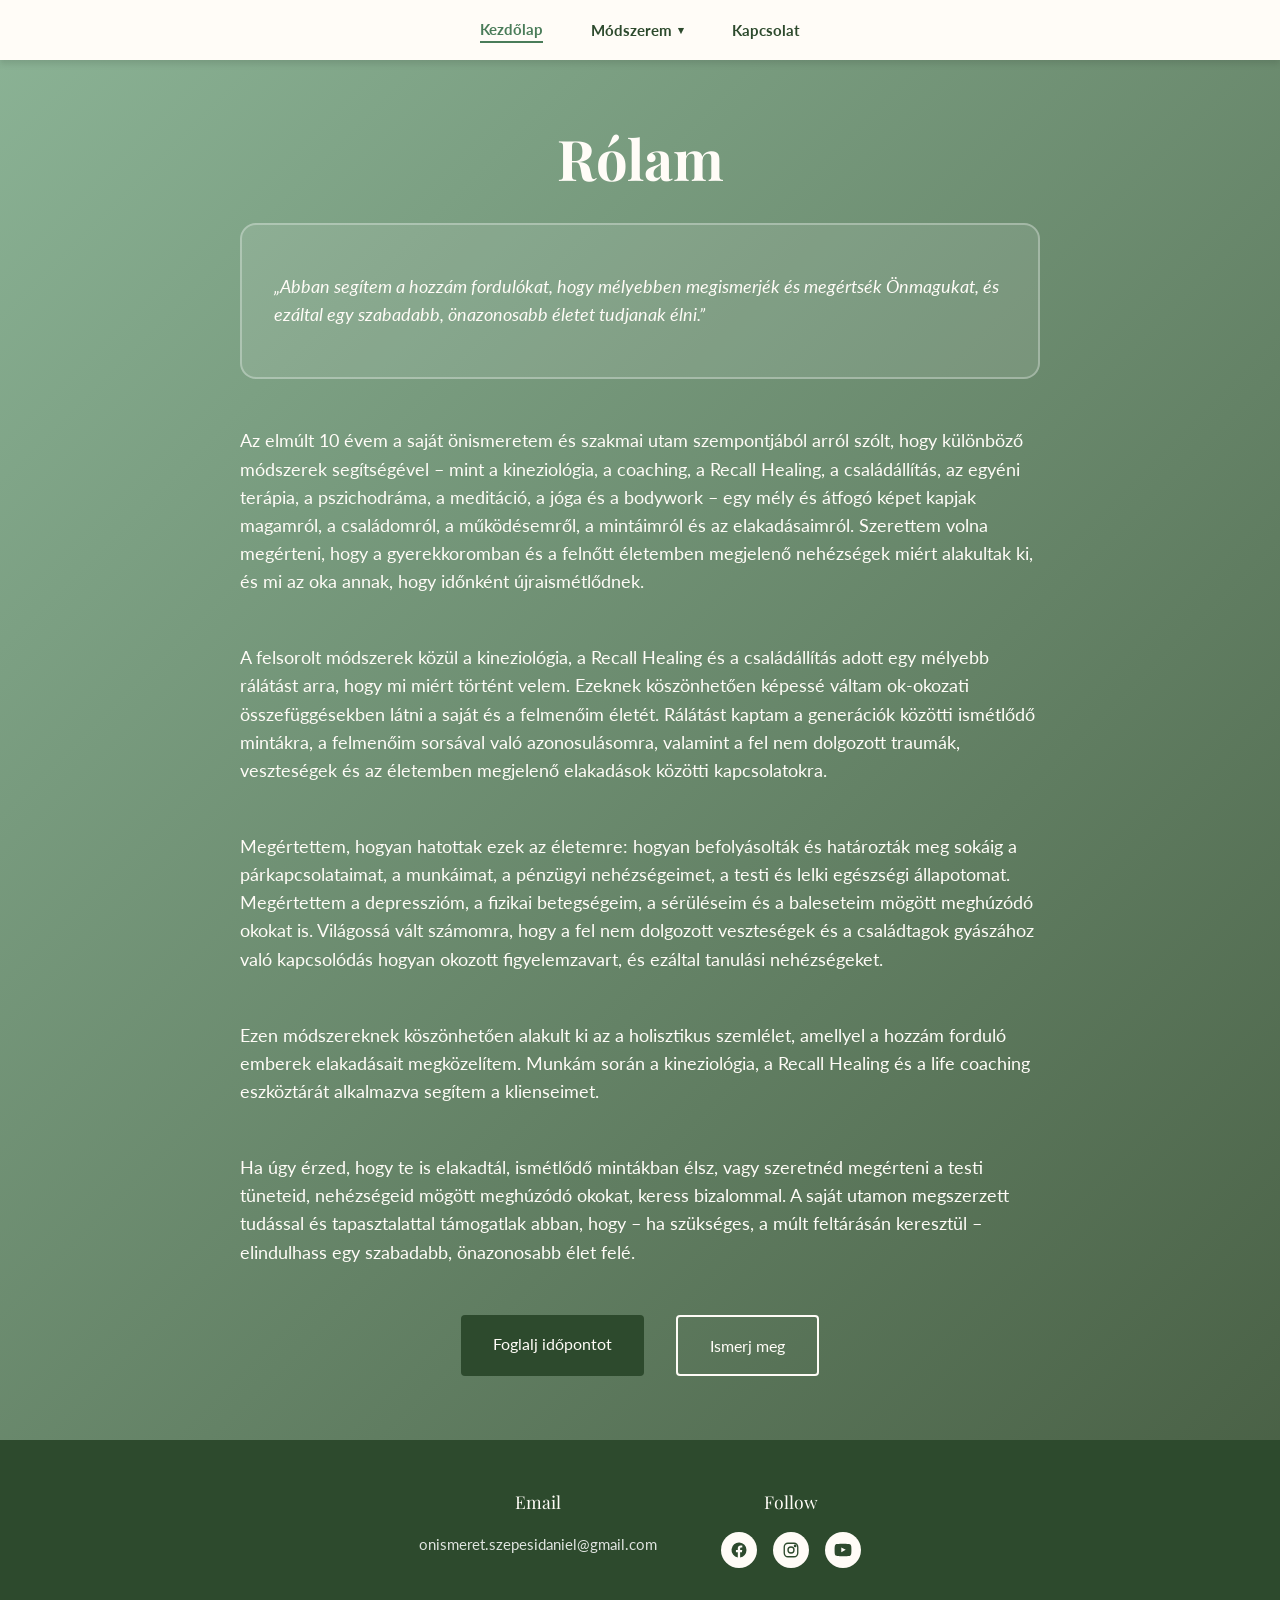
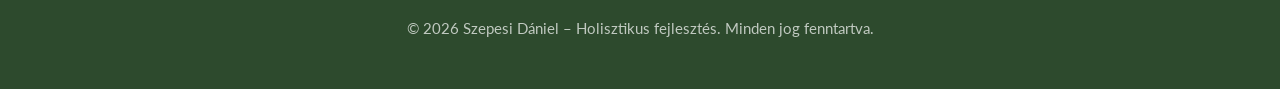
<file: index.html>
<!DOCTYPE html>
<html lang="hu">
<head>
  <meta charset="UTF-8">
  <meta name="viewport" content="width=device-width, initial-scale=1.0">
  <meta name="description" content="Szepesi Dániel – Holisztikus fejlesztés: life coaching, kineziológia és Recall Healing.">
  <title>Szepesi Dániel – Holisztikus fejlesztés</title>
  <link rel="stylesheet" href="css/style.css">
</head>
<body>

  <header>
    <nav id="navbar">
      <a href="index.html" class="is-active">Kezdőlap</a>
      <div class="nav-dropdown">
        <button type="button" class="nav-dropdown-toggle">Módszerem <span class="caret">▾</span></button>
        <div class="nav-dropdown-menu">
          <a href="coaching.html">Life Coaching</a>
          <a href="kinezio.html">Kineziológia</a>
          <a href="recall.html">Recall Healing</a>
        </div>
      </div>
      <a href="kapcsolat.html">Kapcsolat</a>
    </nav>
  </header>

  <section id="hero">
    <div class="hero-container">
      <div class="hero-content">
        <h1>Rólam</h1>
        <blockquote class="quote-bubble">„Abban segítem a hozzám fordulókat, hogy mélyebben megismerjék és megértsék Önmagukat, és ezáltal egy szabadabb, önazonosabb életet tudjanak élni.”</blockquote>
        <p>Az elmúlt 10 évem a saját önismeretem és szakmai utam szempontjából arról szólt, hogy különböző módszerek segítségével – mint a kineziológia, a coaching, a Recall Healing, a családállítás, az egyéni terápia, a pszichodráma, a meditáció, a jóga és a bodywork – egy mély és átfogó képet kapjak magamról, a családomról, a működésemről, a mintáimról és az elakadásaimról. Szerettem volna megérteni, hogy a gyerekkoromban és a felnőtt életemben megjelenő nehézségek miért alakultak ki, és mi az oka annak, hogy időnként újraismétlődnek.</p>
        <p>A felsorolt módszerek közül a kineziológia, a Recall Healing és a családállítás adott egy mélyebb rálátást arra, hogy mi miért történt velem. Ezeknek köszönhetően képessé váltam ok-okozati összefüggésekben látni a saját és a felmenőim életét. Rálátást kaptam a generációk közötti ismétlődő mintákra, a felmenőim sorsával való azonosulásomra, valamint a fel nem dolgozott traumák, veszteségek és az életemben megjelenő elakadások közötti kapcsolatokra.</p>
        <p>Megértettem, hogyan hatottak ezek az életemre: hogyan befolyásolták és határozták meg sokáig a párkapcsolataimat, a munkáimat, a pénzügyi nehézségeimet, a testi és lelki egészségi állapotomat. Megértettem a depresszióm, a fizikai betegségeim, a sérüléseim és a baleseteim mögött meghúzódó okokat is. Világossá vált számomra, hogy a fel nem dolgozott veszteségek és a családtagok gyászához való kapcsolódás hogyan okozott figyelemzavart, és ezáltal tanulási nehézségeket.</p>
        <p>Ezen módszereknek köszönhetően alakult ki az a holisztikus szemlélet, amellyel a hozzám forduló emberek elakadásait megközelítem. Munkám során a kineziológia, a Recall Healing és a life coaching eszköztárát alkalmazva segítem a klienseimet.</p>
        <p>Ha úgy érzed, hogy te is elakadtál, ismétlődő mintákban élsz, vagy szeretnéd megérteni a testi tüneteid, nehézségeid mögött meghúzódó okokat, keress bizalommal. A saját utamon megszerzett tudással és tapasztalattal támogatlak abban, hogy – ha szükséges, a múlt feltárásán keresztül – elindulhass egy szabadabb, önazonosabb élet felé.</p>
        <div class="cta-buttons">
          <a href="kapcsolat.html" class="btn btn-primary">Foglalj időpontot</a>
          <a href="coaching.html" class="btn btn-secondary">Ismerj meg</a>
        </div>
      </div>
    </div>
  </section>

  <footer>
    <div class="footer-content">
      <div class="footer-col">
        <h4>Email</h4>
        <p><a href="mailto:onismeret.szepesidaniel@gmail.com">onismeret.szepesidaniel@gmail.com</a></p>
      </div>
      <div class="footer-col">
        <h4>Follow</h4>
        <div class="footer-social">
          <a href="https://www.facebook.com/recallhealingszeged" aria-label="Facebook" target="_blank" rel="noopener">
            <svg viewBox="0 0 24 24" width="18" height="18" fill="currentColor"><path d="M22 12a10 10 0 1 0-11.6 9.9v-7H7.9V12h2.5V9.8c0-2.5 1.5-3.9 3.8-3.9 1.1 0 2.2.2 2.2.2v2.4h-1.3c-1.2 0-1.6.8-1.6 1.6V12h2.8l-.4 2.9h-2.4v7A10 10 0 0 0 22 12Z"/></svg>
          </a>
          <a href="#" aria-label="Instagram">
            <svg viewBox="0 0 24 24" width="18" height="18" fill="none" stroke="currentColor" stroke-width="1.8"><rect x="3" y="3" width="18" height="18" rx="5"/><circle cx="12" cy="12" r="4"/><circle cx="17.5" cy="6.5" r="1"/></svg>
          </a>
          <a href="#" aria-label="YouTube">
            <svg viewBox="0 0 24 24" width="18" height="18" fill="currentColor"><path d="M23 7.2s-.2-1.6-.9-2.3c-.9-.9-1.9-.9-2.3-1C16.9 3.5 12 3.5 12 3.5h0s-4.9 0-7.8.4c-.4 0-1.4.1-2.3 1C1.2 5.6 1 7.2 1 7.2S.8 9 .8 10.9v2.2C.8 15 1 16.8 1 16.8s.2 1.6.9 2.3c.9.9 2 .9 2.5 1 1.8.2 7.6.3 7.6.3s4.9 0 7.8-.4c.4 0 1.4-.1 2.3-1 .7-.7.9-2.3.9-2.3s.2-1.8.2-3.7v-2.2c0-1.9-.2-3.7-.2-3.7ZM9.7 14.9V8.7l6 3.1-6 3.1Z"/></svg>
          </a>
        </div>
      </div>
    </div>
    <p class="footer-copyright">&copy; 2026 Szepesi Dániel &ndash; Holisztikus fejlesztés. Minden jog fenntartva.</p>
  </footer>

  <script src="js/main.js"></script>
</body>
</html>
</file>
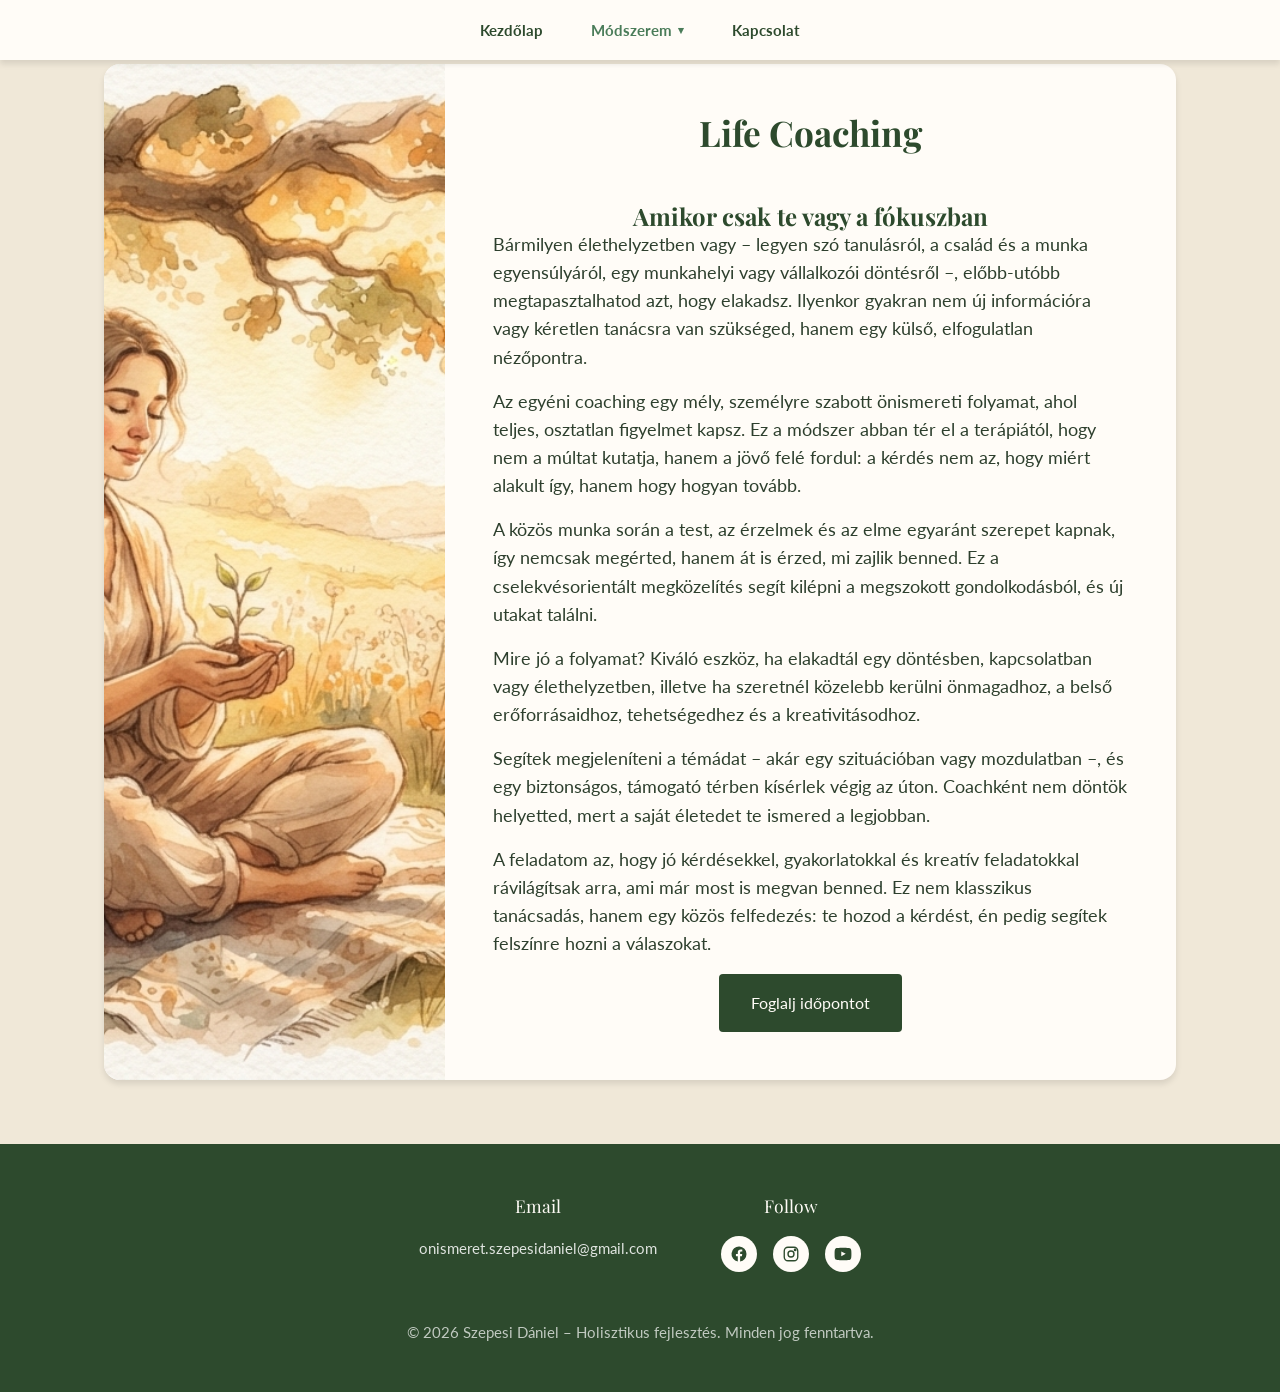
<file: coaching.html>
<!DOCTYPE html>
<html lang="hu">
<head>
  <meta charset="UTF-8">
  <meta name="viewport" content="width=device-width, initial-scale=1.0">
  <meta name="description" content="Life Coaching – Szepesi Dániel holisztikus fejlesztő szolgáltatása.">
  <title>Life Coaching – Szepesi Dániel</title>
  <link rel="stylesheet" href="css/style.css">
</head>
<body>

  <header>
    <nav id="navbar">
      <a href="index.html">Kezdőlap</a>
      <div class="nav-dropdown">
        <button type="button" class="nav-dropdown-toggle is-active">Módszerem <span class="caret">▾</span></button>
        <div class="nav-dropdown-menu">
          <a href="coaching.html" class="is-active">Life Coaching</a>
          <a href="kinezio.html">Kineziológia</a>
          <a href="recall.html">Recall Healing</a>
        </div>
      </div>
      <a href="kapcsolat.html">Kapcsolat</a>
    </nav>
  </header>

  <section id="coaching">
    <div class="section-container">
      <div class="coaching-layout">
        <div class="coaching-image">
          <img src="images/coaching.jpg" alt="Life Coaching">
        </div>
        <div class="coaching-content">
          <h2>Life Coaching</h2>
          <h3>Amikor csak te vagy a fókuszban</h3>
          <p>Bármilyen élethelyzetben vagy – legyen szó tanulásról, a család és a munka egyensúlyáról, egy munkahelyi vagy vállalkozói döntésről –, előbb-utóbb megtapasztalhatod azt, hogy elakadsz. Ilyenkor gyakran nem új információra vagy kéretlen tanácsra van szükséged, hanem egy külső, elfogulatlan nézőpontra.</p>

          <p>Az egyéni coaching egy mély, személyre szabott önismereti folyamat, ahol teljes, osztatlan figyelmet kapsz. Ez a módszer abban tér el a terápiától, hogy nem a múltat kutatja, hanem a jövő felé fordul: a kérdés nem az, hogy miért alakult így, hanem hogy hogyan tovább.</p>

          <p>A közös munka során a test, az érzelmek és az elme egyaránt szerepet kapnak, így nemcsak megérted, hanem át is érzed, mi zajlik benned. Ez a cselekvésorientált megközelítés segít kilépni a megszokott gondolkodásból, és új utakat találni.</p>

          <p>Mire jó a folyamat? Kiváló eszköz, ha elakadtál egy döntésben, kapcsolatban vagy élethelyzetben, illetve ha szeretnél közelebb kerülni önmagadhoz, a belső erőforrásaidhoz, tehetségedhez és a kreativitásodhoz.</p>

          <p>Segítek megjeleníteni a témádat – akár egy szituációban vagy mozdulatban –, és egy biztonságos, támogató térben kísérlek végig az úton. Coachként nem döntök helyetted, mert a saját életedet te ismered a legjobban.</p>

          <p>A feladatom az, hogy jó kérdésekkel, gyakorlatokkal és kreatív feladatokkal rávilágítsak arra, ami már most is megvan benned. Ez nem klasszikus tanácsadás, hanem egy közös felfedezés: te hozod a kérdést, én pedig segítek felszínre hozni a válaszokat.</p>

          <div class="cta-buttons">
            <a href="kapcsolat.html" class="btn btn-primary">Foglalj időpontot</a>
          </div>
        </div>
      </div>
    </div>
  </section>

  <footer>
    <div class="footer-content">
      <div class="footer-col">
        <h4>Email</h4>
        <p><a href="mailto:onismeret.szepesidaniel@gmail.com">onismeret.szepesidaniel@gmail.com</a></p>
      </div>
      <div class="footer-col">
        <h4>Follow</h4>
        <div class="footer-social">
          <a href="https://www.facebook.com/recallhealingszeged" aria-label="Facebook" target="_blank" rel="noopener">
            <svg viewBox="0 0 24 24" width="18" height="18" fill="currentColor"><path d="M22 12a10 10 0 1 0-11.6 9.9v-7H7.9V12h2.5V9.8c0-2.5 1.5-3.9 3.8-3.9 1.1 0 2.2.2 2.2.2v2.4h-1.3c-1.2 0-1.6.8-1.6 1.6V12h2.8l-.4 2.9h-2.4v7A10 10 0 0 0 22 12Z"/></svg>
          </a>
          <a href="#" aria-label="Instagram">
            <svg viewBox="0 0 24 24" width="18" height="18" fill="none" stroke="currentColor" stroke-width="1.8"><rect x="3" y="3" width="18" height="18" rx="5"/><circle cx="12" cy="12" r="4"/><circle cx="17.5" cy="6.5" r="1"/></svg>
          </a>
          <a href="#" aria-label="YouTube">
            <svg viewBox="0 0 24 24" width="18" height="18" fill="currentColor"><path d="M23 7.2s-.2-1.6-.9-2.3c-.9-.9-1.9-.9-2.3-1C16.9 3.5 12 3.5 12 3.5h0s-4.9 0-7.8.4c-.4 0-1.4.1-2.3 1C1.2 5.6 1 7.2 1 7.2S.8 9 .8 10.9v2.2C.8 15 1 16.8 1 16.8s.2 1.6.9 2.3c.9.9 2 .9 2.5 1 1.8.2 7.6.3 7.6.3s4.9 0 7.8-.4c.4 0 1.4-.1 2.3-1 .7-.7.9-2.3.9-2.3s.2-1.8.2-3.7v-2.2c0-1.9-.2-3.7-.2-3.7ZM9.7 14.9V8.7l6 3.1-6 3.1Z"/></svg>
          </a>
        </div>
      </div>
    </div>
    <p class="footer-copyright">&copy; 2026 Szepesi Dániel &ndash; Holisztikus fejlesztés. Minden jog fenntartva.</p>
  </footer>

  <script src="js/main.js"></script>
</body>
</html>
</file>
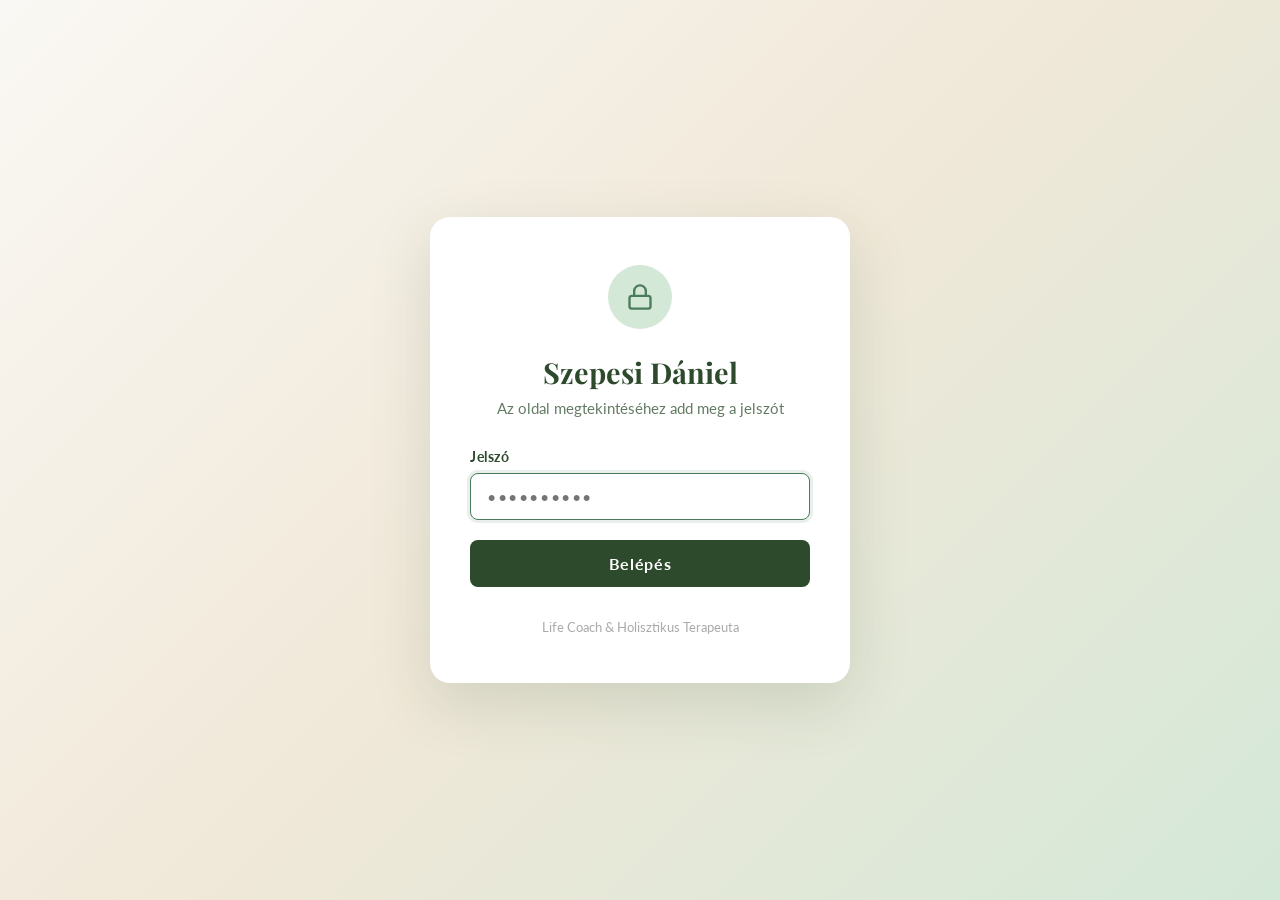
<file: index.old.html>
<!DOCTYPE html>
<html lang="hu">
<head>
    <meta charset="UTF-8">
    <meta name="viewport" content="width=device-width, initial-scale=1.0">
    <title>Szepesi Dániel – Belépés</title>
    <link rel="preconnect" href="https://fonts.googleapis.com">
    <link href="https://fonts.googleapis.com/css2?family=Playfair+Display:ital,wght@0,400;0,700;1,400&family=Lato:wght@300;400;700&display=swap" rel="stylesheet">
    <style>
        :root {
            --green-deep: #2d4a2d;
            --green-mid: #4a7c59;
            --green-pale: #d4e8d8;
            --earth-pale: #f0e8d8;
            --cream: #faf8f4;
            --gold: #c9a84c;
            --text-mid: #3d5a3d;
        }

        * { box-sizing: border-box; margin: 0; padding: 0; }

        body {
            font-family: 'Lato', sans-serif;
            background: linear-gradient(135deg, var(--cream) 0%, var(--earth-pale) 50%, var(--green-pale) 100%);
            min-height: 100vh;
            display: flex;
            align-items: center;
            justify-content: center;
        }

        .lock-card {
            background: white;
            border-radius: 20px;
            padding: 3rem 2.5rem;
            width: 100%;
            max-width: 420px;
            box-shadow: 0 20px 60px rgba(45,74,45,0.15);
            text-align: center;
        }

        .lock-icon {
            width: 64px;
            height: 64px;
            background: var(--green-pale);
            border-radius: 50%;
            display: flex;
            align-items: center;
            justify-content: center;
            margin: 0 auto 1.5rem;
        }

        .lock-icon svg {
            width: 28px;
            height: 28px;
            color: var(--green-mid);
        }

        h1 {
            font-family: 'Playfair Display', serif;
            font-size: 1.8rem;
            color: var(--green-deep);
            margin-bottom: 0.5rem;
        }

        .subtitle {
            color: var(--text-mid);
            font-size: 0.95rem;
            margin-bottom: 2rem;
            opacity: 0.8;
        }

        .form-group {
            margin-bottom: 1.25rem;
            text-align: left;
        }

        label {
            display: block;
            font-size: 0.85rem;
            font-weight: 700;
            color: var(--green-deep);
            margin-bottom: 0.5rem;
            letter-spacing: 0.04em;
        }

        input[type="password"] {
            width: 100%;
            padding: 13px 16px;
            border: 1.5px solid #d8e8d0;
            border-radius: 8px;
            font-family: 'Lato', sans-serif;
            font-size: 1rem;
            color: var(--green-deep);
            background: var(--cream);
            outline: none;
            transition: border-color 0.2s, box-shadow 0.2s;
            letter-spacing: 0.1em;
        }

        input[type="password"]:focus {
            border-color: var(--green-mid);
            box-shadow: 0 0 0 3px rgba(74,124,89,0.12);
            background: white;
        }

        .btn {
            width: 100%;
            padding: 14px;
            background: var(--green-deep);
            color: white;
            border: none;
            border-radius: 8px;
            font-family: 'Lato', sans-serif;
            font-size: 1rem;
            font-weight: 700;
            cursor: pointer;
            transition: background 0.2s, transform 0.2s;
            letter-spacing: 0.04em;
        }

        .btn:hover {
            background: var(--green-mid);
            transform: translateY(-1px);
        }

        .error-msg {
            display: none;
            margin-top: 1rem;
            padding: 0.75rem 1rem;
            background: #fff0f0;
            border: 1px solid #ffcccc;
            border-radius: 8px;
            color: #c0392b;
            font-size: 0.9rem;
            font-weight: 700;
        }

        .footer-note {
            margin-top: 2rem;
            font-size: 0.8rem;
            color: #aaa;
        }
    </style>
</head>
<body>
    <div class="lock-card">
        <div class="lock-icon">
            <svg viewBox="0 0 24 24" fill="none" stroke="currentColor" stroke-width="2" stroke-linecap="round" stroke-linejoin="round">
                <rect x="3" y="11" width="18" height="11" rx="2" ry="2"/>
                <path d="M7 11V7a5 5 0 0 1 10 0v4"/>
            </svg>
        </div>
        <h1>Szepesi Dániel</h1>
        <p class="subtitle">Az oldal megtekintéséhez add meg a jelszót</p>

        <div class="form-group">
            <label for="password">Jelszó</label>
            <input type="password" id="password" placeholder="••••••••••" autofocus>
        </div>

        <button class="btn" onclick="checkPassword()">Belépés</button>
        <div class="error-msg" id="errorMsg">❌ Hibás jelszó. Kérlek próbáld újra.</div>

        <p class="footer-note">Life Coach & Holisztikus Terapeuta</p>
    </div>

    <script>
        const HASH = "0004cb0a6293ff7fc3608c7c60aabe5a8d784ca93c0cc8c08398ad3a3e0acd52";

        async function sha256(message) {
            const msgBuffer = new TextEncoder().encode(message);
            const hashBuffer = await crypto.subtle.digest('SHA-256', msgBuffer);
            const hashArray = Array.from(new Uint8Array(hashBuffer));
            return hashArray.map(b => b.toString(16).padStart(2, '0')).join('');
        }

        async function checkPassword() {
            const input = document.getElementById('password').value;
            const inputHash = await sha256(input);

            if (inputHash === HASH) {
                sessionStorage.setItem('auth', HASH);
                window.location.href = 'main.html';
            } else {
                document.getElementById('errorMsg').style.display = 'block';
                document.getElementById('password').value = '';
                document.getElementById('password').focus();
            }
        }

        document.getElementById('password').addEventListener('keypress', function(e) {
            if (e.key === 'Enter') checkPassword();
        });

        // Ha már be van lépve, ugrás a főoldalra
        if (sessionStorage.getItem('auth') === HASH) {
            window.location.href = 'main.html';
        }
    </script>
</body>
</html>
</file>
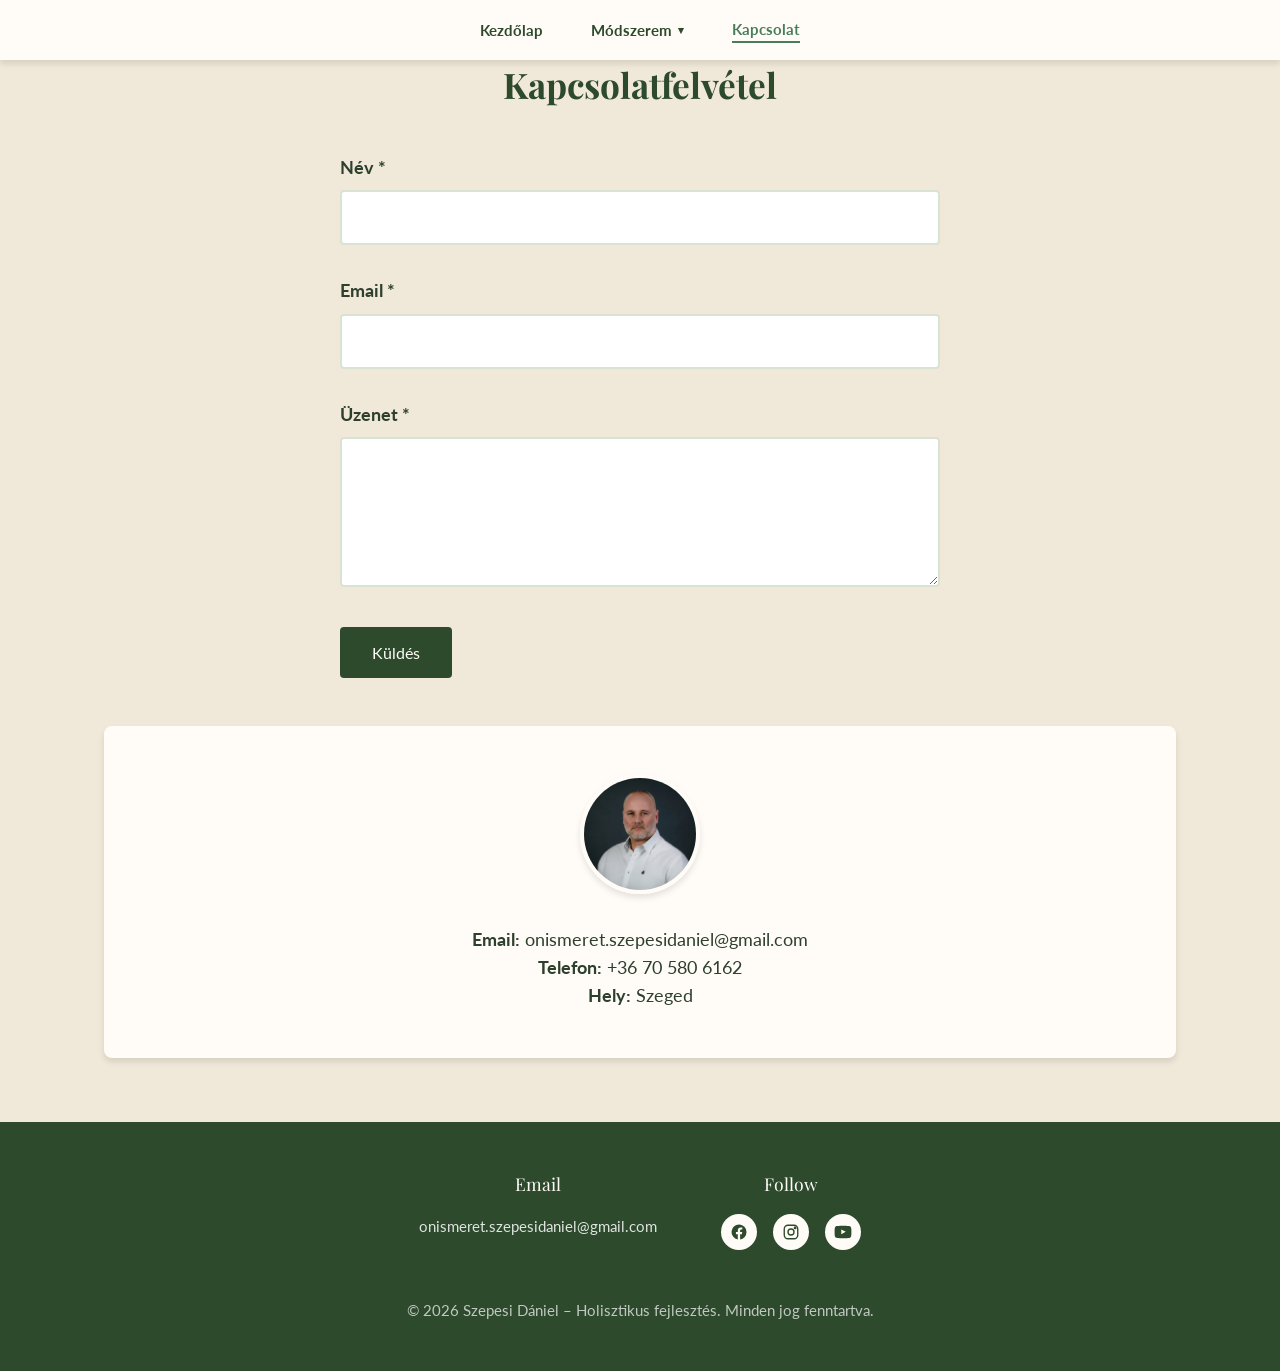
<file: kapcsolat.html>
<!DOCTYPE html>
<html lang="hu">
<head>
  <meta charset="UTF-8">
  <meta name="viewport" content="width=device-width, initial-scale=1.0">
  <meta name="description" content="Kapcsolatfelvétel – Szepesi Dániel holisztikus fejlesztő.">
  <title>Kapcsolat – Szepesi Dániel</title>
  <link rel="stylesheet" href="css/style.css">
</head>
<body>

  <header>
    <nav id="navbar">
      <a href="index.html">Kezdőlap</a>
      <div class="nav-dropdown">
        <button type="button" class="nav-dropdown-toggle">Módszerem <span class="caret">▾</span></button>
        <div class="nav-dropdown-menu">
          <a href="coaching.html">Life Coaching</a>
          <a href="kinezio.html">Kineziológia</a>
          <a href="recall.html">Recall Healing</a>
        </div>
      </div>
      <a href="kapcsolat.html" class="is-active">Kapcsolat</a>
    </nav>
  </header>

  <section id="contact">
    <div class="section-container">
      <h2>Kapcsolatfelvétel</h2>
      <!-- TODO: mailto ideiglenes megoldás, cseréld valódi form-backendre
      (pl. Formspree, Web3Forms, Cloudflare Pages Function) amint van API kulcs -->
      <form id="contact-form" class="contact-form" method="POST" action="mailto:onismeret.szepesidaniel@gmail.com" enctype="text/plain">
        <div class="form-group">
          <label for="name">Név *</label>
          <input type="text" id="name" name="name" required>
        </div>
        <div class="form-group">
          <label for="email">Email *</label>
          <input type="email" id="email" name="email" required>
        </div>
        <div class="form-group">
          <label for="message">Üzenet *</label>
          <textarea id="message" name="message" rows="6" required></textarea>
        </div>
        <button type="submit" class="btn btn-primary">Küldés</button>
      </form>
      <div class="contact-info">
        <img src="images/profile_03.jpg" alt="Szepesi Dániel" class="profile-image">
        <p><strong>Email:</strong> onismeret.szepesidaniel@gmail.com</p>
        <p><strong>Telefon:</strong> +36 70 580 6162</p>
        <p><strong>Hely:</strong> Szeged</p>
      </div>
    </div>
  </section>

  <footer>
    <div class="footer-content">
      <div class="footer-col">
        <h4>Email</h4>
        <p><a href="mailto:onismeret.szepesidaniel@gmail.com">onismeret.szepesidaniel@gmail.com</a></p>
      </div>
      <div class="footer-col">
        <h4>Follow</h4>
        <div class="footer-social">
          <a href="https://www.facebook.com/recallhealingszeged" aria-label="Facebook" target="_blank" rel="noopener">
            <svg viewBox="0 0 24 24" width="18" height="18" fill="currentColor"><path d="M22 12a10 10 0 1 0-11.6 9.9v-7H7.9V12h2.5V9.8c0-2.5 1.5-3.9 3.8-3.9 1.1 0 2.2.2 2.2.2v2.4h-1.3c-1.2 0-1.6.8-1.6 1.6V12h2.8l-.4 2.9h-2.4v7A10 10 0 0 0 22 12Z"/></svg>
          </a>
          <a href="#" aria-label="Instagram">
            <svg viewBox="0 0 24 24" width="18" height="18" fill="none" stroke="currentColor" stroke-width="1.8"><rect x="3" y="3" width="18" height="18" rx="5"/><circle cx="12" cy="12" r="4"/><circle cx="17.5" cy="6.5" r="1"/></svg>
          </a>
          <a href="#" aria-label="YouTube">
            <svg viewBox="0 0 24 24" width="18" height="18" fill="currentColor"><path d="M23 7.2s-.2-1.6-.9-2.3c-.9-.9-1.9-.9-2.3-1C16.9 3.5 12 3.5 12 3.5h0s-4.9 0-7.8.4c-.4 0-1.4.1-2.3 1C1.2 5.6 1 7.2 1 7.2S.8 9 .8 10.9v2.2C.8 15 1 16.8 1 16.8s.2 1.6.9 2.3c.9.9 2 .9 2.5 1 1.8.2 7.6.3 7.6.3s4.9 0 7.8-.4c.4 0 1.4-.1 2.3-1 .7-.7.9-2.3.9-2.3s.2-1.8.2-3.7v-2.2c0-1.9-.2-3.7-.2-3.7ZM9.7 14.9V8.7l6 3.1-6 3.1Z"/></svg>
          </a>
        </div>
      </div>
    </div>
    <p class="footer-copyright">&copy; 2026 Szepesi Dániel &ndash; Holisztikus fejlesztés. Minden jog fenntartva.</p>
  </footer>

  <script src="js/main.js"></script>
</body>
</html>
</file>
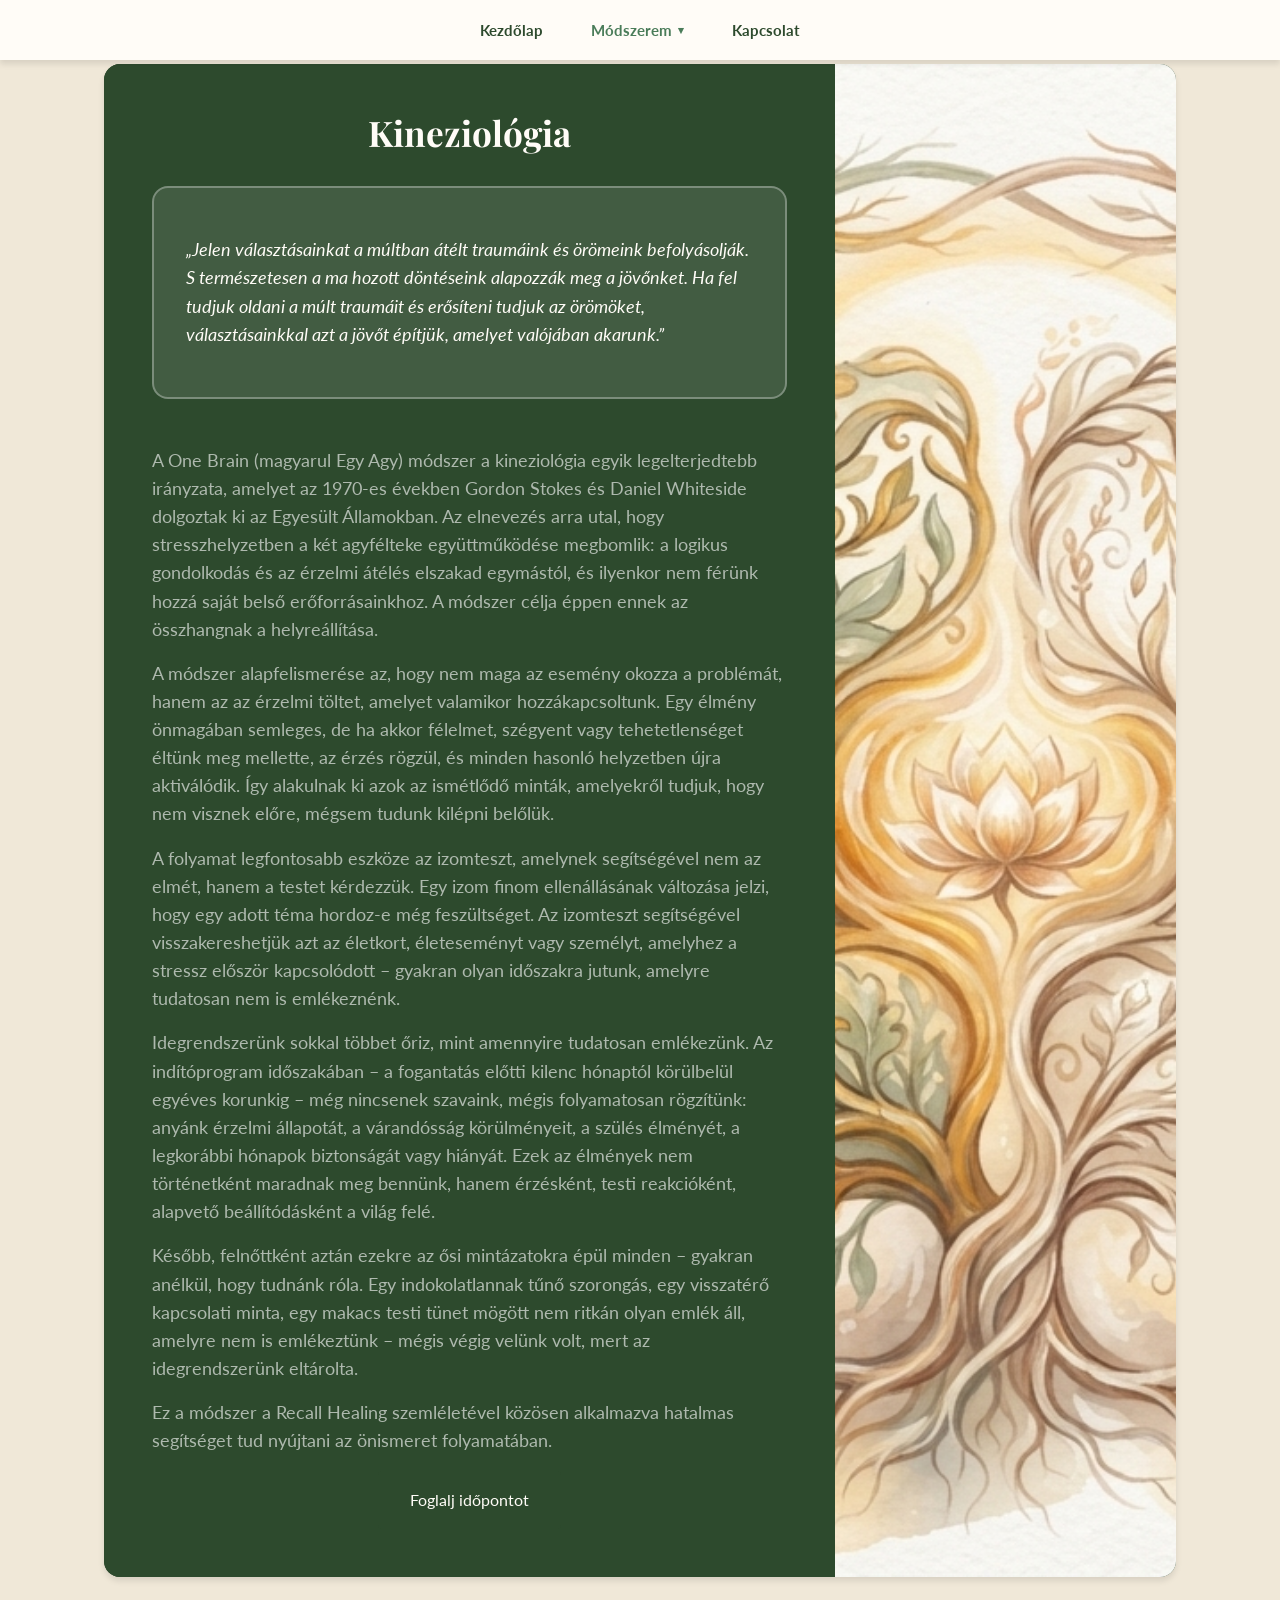
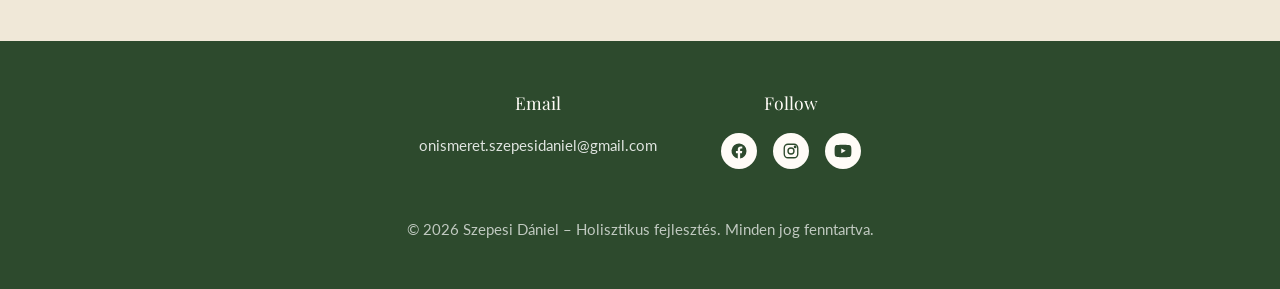
<file: kinezio.html>
<!DOCTYPE html>
<html lang="hu">
<head>
  <meta charset="UTF-8">
  <meta name="viewport" content="width=device-width, initial-scale=1.0">
  <meta name="description" content="Kineziológia – Szepesi Dániel holisztikus fejlesztő szolgáltatása.">
  <title>Kineziológia – Szepesi Dániel</title>
  <link rel="stylesheet" href="css/style.css">
</head>
<body>

  <header>
    <nav id="navbar">
      <a href="index.html">Kezdőlap</a>
      <div class="nav-dropdown">
        <button type="button" class="nav-dropdown-toggle is-active">Módszerem <span class="caret">▾</span></button>
        <div class="nav-dropdown-menu">
          <a href="coaching.html">Life Coaching</a>
          <a href="kinezio.html" class="is-active">Kineziológia</a>
          <a href="recall.html">Recall Healing</a>
        </div>
      </div>
      <a href="kapcsolat.html">Kapcsolat</a>
    </nav>
  </header>

  <section id="kinezio">
    <div class="section-container">
      <div class="kinezio-layout">
        <div class="kinezio-content">
          <h2>Kineziológia</h2>

          <blockquote class="quote-bubble">„Jelen választásainkat a múltban átélt traumáink és örömeink befolyásolják. S természetesen a ma hozott döntéseink alapozzák meg a jövőnket. Ha fel tudjuk oldani a múlt traumáit és erősíteni tudjuk az örömöket, választásainkkal azt a jövőt építjük, amelyet valójában akarunk.”</blockquote>

          <p>A One Brain (magyarul Egy Agy) módszer a kineziológia egyik legelterjedtebb irányzata, amelyet az 1970-es években Gordon Stokes és Daniel Whiteside dolgoztak ki az Egyesült Államokban. Az elnevezés arra utal, hogy stresszhelyzetben a két agyfélteke együttműködése megbomlik: a logikus gondolkodás és az érzelmi átélés elszakad egymástól, és ilyenkor nem férünk hozzá saját belső erőforrásainkhoz. A módszer célja éppen ennek az összhangnak a helyreállítása.</p>

          <p>A módszer alapfelismerése az, hogy nem maga az esemény okozza a problémát, hanem az az érzelmi töltet, amelyet valamikor hozzákapcsoltunk. Egy élmény önmagában semleges, de ha akkor félelmet, szégyent vagy tehetetlenséget éltünk meg mellette, az érzés rögzül, és minden hasonló helyzetben újra aktiválódik. Így alakulnak ki azok az ismétlődő minták, amelyekről tudjuk, hogy nem visznek előre, mégsem tudunk kilépni belőlük.</p>

          <p>A folyamat legfontosabb eszköze az izomteszt, amelynek segítségével nem az elmét, hanem a testet kérdezzük. Egy izom finom ellenállásának változása jelzi, hogy egy adott téma hordoz-e még feszültséget. Az izomteszt segítségével visszakereshetjük azt az életkort, életeseményt vagy személyt, amelyhez a stressz először kapcsolódott – gyakran olyan időszakra jutunk, amelyre tudatosan nem is emlékeznénk.</p>

          <p>Idegrendszerünk sokkal többet őriz, mint amennyire tudatosan emlékezünk. Az indítóprogram időszakában – a fogantatás előtti kilenc hónaptól körülbelül egyéves korunkig – még nincsenek szavaink, mégis folyamatosan rögzítünk: anyánk érzelmi állapotát, a várandósság körülményeit, a szülés élményét, a legkorábbi hónapok biztonságát vagy hiányát. Ezek az élmények nem történetként maradnak meg bennünk, hanem érzésként, testi reakcióként, alapvető beállítódásként a világ felé.</p>

          <p>Később, felnőttként aztán ezekre az ősi mintázatokra épül minden – gyakran anélkül, hogy tudnánk róla. Egy indokolatlannak tűnő szorongás, egy visszatérő kapcsolati minta, egy makacs testi tünet mögött nem ritkán olyan emlék áll, amelyre nem is emlékeztünk – mégis végig velünk volt, mert az idegrendszerünk eltárolta.</p>

          <p>Ez a módszer a Recall Healing szemléletével közösen alkalmazva hatalmas segítséget tud nyújtani az önismeret folyamatában.</p>

          <div class="cta-buttons">
            <a href="kapcsolat.html" class="btn btn-primary">Foglalj időpontot</a>
          </div>
        </div>
        <div class="kinezio-image">
          <img src="images/kinezio.jpg" alt="Kineziológia">
        </div>
      </div>
    </div>
  </section>

  <footer>
    <div class="footer-content">
      <div class="footer-col">
        <h4>Email</h4>
        <p><a href="mailto:onismeret.szepesidaniel@gmail.com">onismeret.szepesidaniel@gmail.com</a></p>
      </div>
      <div class="footer-col">
        <h4>Follow</h4>
        <div class="footer-social">
          <a href="https://www.facebook.com/recallhealingszeged" aria-label="Facebook" target="_blank" rel="noopener">
            <svg viewBox="0 0 24 24" width="18" height="18" fill="currentColor"><path d="M22 12a10 10 0 1 0-11.6 9.9v-7H7.9V12h2.5V9.8c0-2.5 1.5-3.9 3.8-3.9 1.1 0 2.2.2 2.2.2v2.4h-1.3c-1.2 0-1.6.8-1.6 1.6V12h2.8l-.4 2.9h-2.4v7A10 10 0 0 0 22 12Z"/></svg>
          </a>
          <a href="#" aria-label="Instagram">
            <svg viewBox="0 0 24 24" width="18" height="18" fill="none" stroke="currentColor" stroke-width="1.8"><rect x="3" y="3" width="18" height="18" rx="5"/><circle cx="12" cy="12" r="4"/><circle cx="17.5" cy="6.5" r="1"/></svg>
          </a>
          <a href="#" aria-label="YouTube">
            <svg viewBox="0 0 24 24" width="18" height="18" fill="currentColor"><path d="M23 7.2s-.2-1.6-.9-2.3c-.9-.9-1.9-.9-2.3-1C16.9 3.5 12 3.5 12 3.5h0s-4.9 0-7.8.4c-.4 0-1.4.1-2.3 1C1.2 5.6 1 7.2 1 7.2S.8 9 .8 10.9v2.2C.8 15 1 16.8 1 16.8s.2 1.6.9 2.3c.9.9 2 .9 2.5 1 1.8.2 7.6.3 7.6.3s4.9 0 7.8-.4c.4 0 1.4-.1 2.3-1 .7-.7.9-2.3.9-2.3s.2-1.8.2-3.7v-2.2c0-1.9-.2-3.7-.2-3.7ZM9.7 14.9V8.7l6 3.1-6 3.1Z"/></svg>
          </a>
        </div>
      </div>
    </div>
    <p class="footer-copyright">&copy; 2026 Szepesi Dániel &ndash; Holisztikus fejlesztés. Minden jog fenntartva.</p>
  </footer>

  <script src="js/main.js"></script>
</body>
</html>
</file>
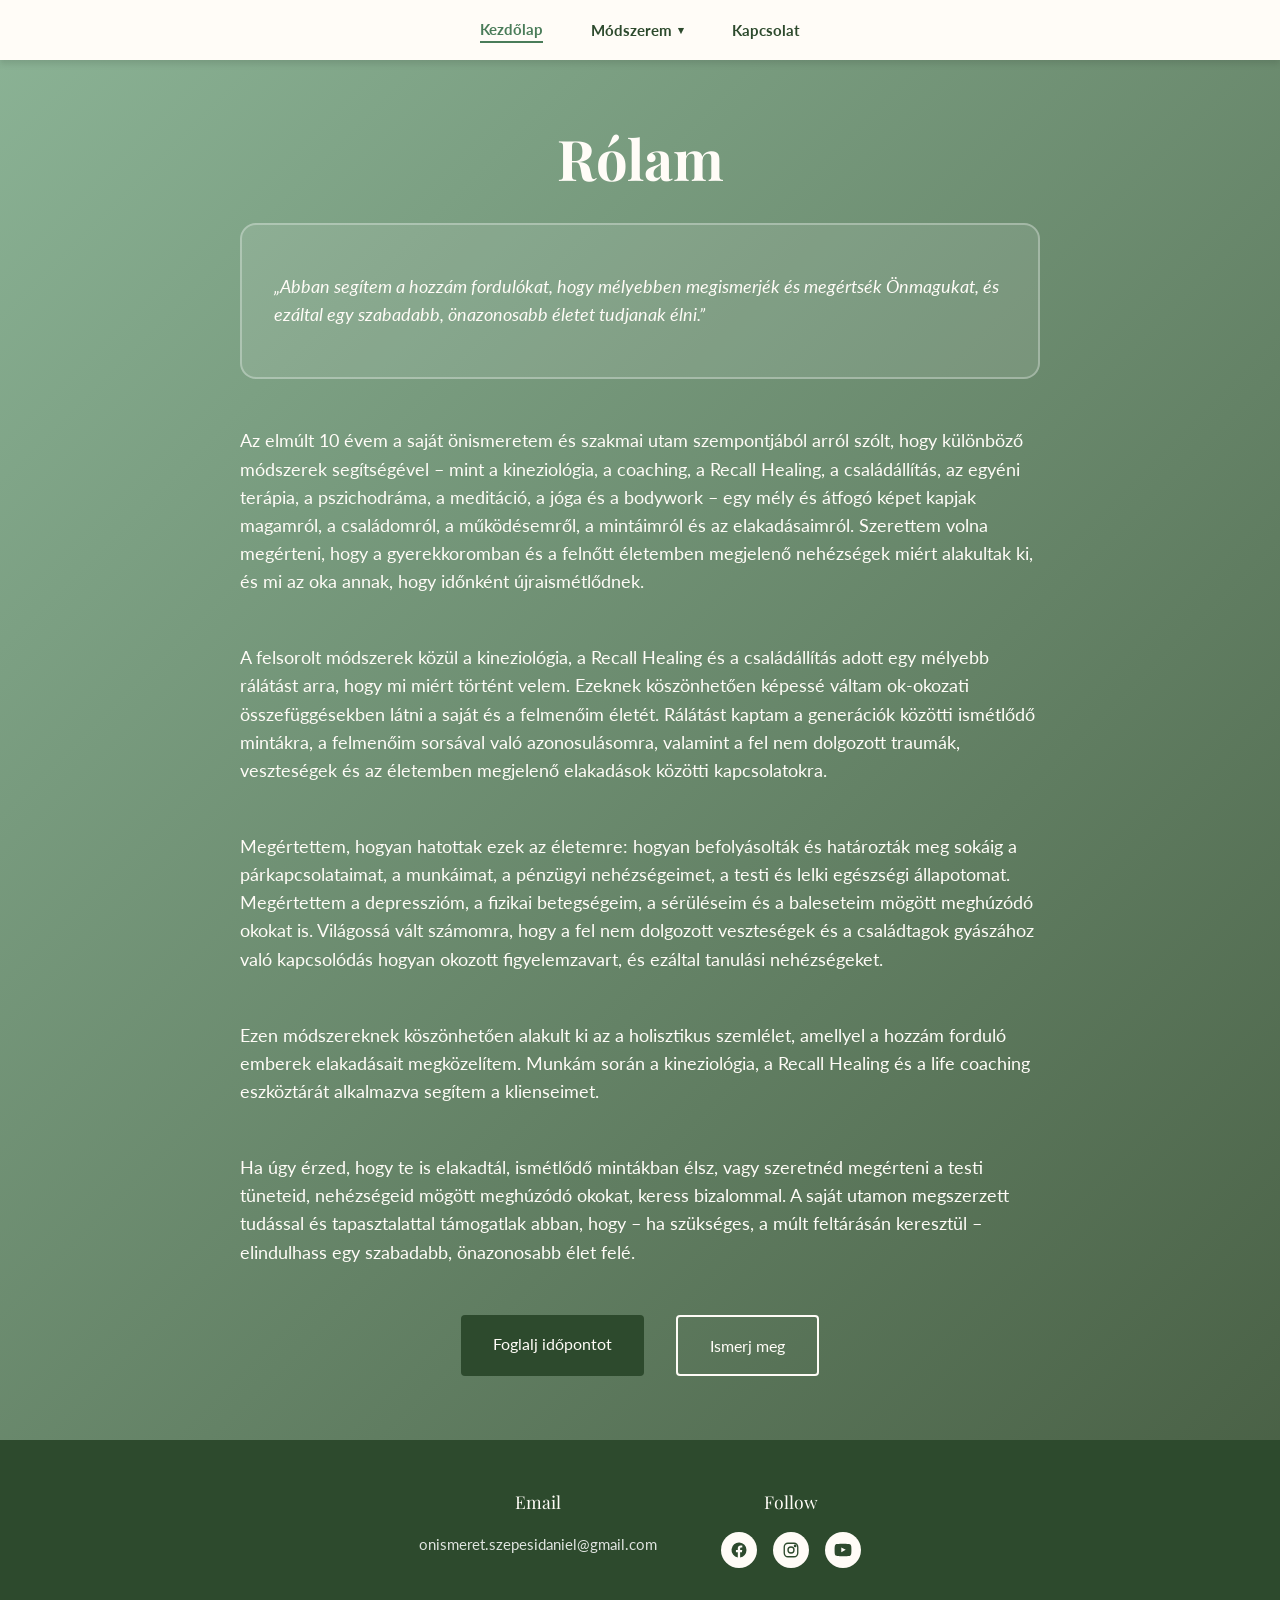
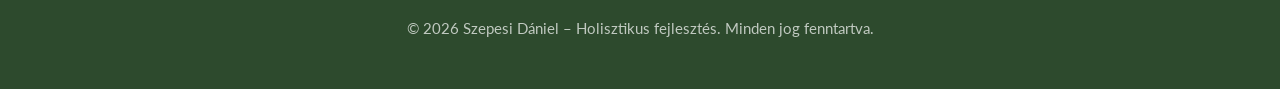
<file: main.html>
<!DOCTYPE html>
<html lang="hu">
<head>
    <meta charset="UTF-8">
    <meta name="viewport" content="width=device-width, initial-scale=1.0">
    <title>Szepesi Dániel – Life Coach & Holisztikus Terapeuta</title>
    <meta name="description" content="Life coaching, kineziológia One Brain módszer és Recall Healing – Szepesi Dániel holisztikus fejlesztő és terapeuta.">
    <link rel="preconnect" href="https://fonts.googleapis.com">
    <link rel="preconnect" href="https://fonts.gstatic.com" crossorigin>
    <link href="https://fonts.googleapis.com/css2?family=Playfair+Display:ital,wght@0,400;0,600;0,700;1,400;1,600&family=Lato:wght@300;400;700&display=swap" rel="stylesheet">
    <link rel="stylesheet" href="css/style.css">
    <style>
        #logout-btn {
            position: fixed;
            bottom: 24px;
            right: 24px;
            z-index: 9999;
            background: rgba(45,74,45,0.85);
            color: white;
            border: none;
            padding: 10px 20px;
            border-radius: 20px;
            font-family: Lato, sans-serif;
            font-size: 0.85rem;
            font-weight: 700;
            cursor: pointer;
            backdrop-filter: blur(8px);
            transition: background 0.2s;
        }
        #logout-btn:hover { background: rgba(74,124,89,0.95); }
    </style>
</head>
<body>

    <!-- NAVIGÁCIÓ -->
    <nav id="navbar">
        <div class="nav-container">
            <div class="nav-logo">
                <a href="#hero">Szepesi Dániel</a>
            </div>
            <button class="nav-toggle" id="navToggle" aria-label="Menü megnyitása">
                <span></span>
                <span></span>
                <span></span>
            </button>
            <ul class="nav-links" id="navLinks">
                <li><a href="#coaching">Life Coaching</a></li>
                <li><a href="#kinezio">Kineziológia</a></li>
                <li><a href="#recall">Recall Healing</a></li>
                <li><a href="#metafora">A Kertész</a></li>
                <li><a href="#rolam">Rólam</a></li>
                <li><a href="#kapcsolat" class="nav-cta">Kapcsolat</a></li>
            </ul>
        </div>
    </nav>

    <!-- HERO SZEKCIÓ -->
    <section id="hero">
        <div class="hero-bg"></div>
        <div class="hero-content">
            <div class="hero-text">
                <p class="hero-eyebrow fade-in">Life Coach & Holisztikus Terapeuta</p>
                <h1 class="fade-in delay-1">Művelnünk kell <em>kertjeinket</em></h1>
                <p class="hero-lead fade-in delay-2">
                    Képzeld el, hogy a jelened és a jövőd egy gyönyörű, virágzó kert. 
                    Három módszerrel segítelek elérni, hogy valódi, élő oázist teremts 
                    magadnak – a gyökerektől a virágzásig.
                </p>
                <div class="hero-ctas fade-in delay-3">
                    <a href="#kapcsolat" class="btn btn-primary">Foglalj időpontot</a>
                    <a href="#rolam" class="btn btn-secondary">Ismerj meg</a>
                </div>
            </div>
            <div class="hero-image fade-in delay-2">
                <div class="hero-img-wrapper">
                    <img src="images/profile.jpg" alt="Szepesi Dániel" onerror="this.parentElement.classList.add('no-image')">
                    <div class="hero-img-decoration"></div>
                </div>
            </div>
        </div>
        <div class="hero-scroll-hint">
            <span>Görgess le</span>
            <div class="scroll-arrow"></div>
        </div>
    </section>

    <!-- MÓDSZEREK ÁTTEKINTÉS -->
    <section id="modszerek-overview">
        <div class="container">
            <div class="overview-cards">
                <a href="#coaching" class="overview-card fade-in">
                    <div class="overview-icon">
                        <svg viewBox="0 0 40 40" fill="none" xmlns="http://www.w3.org/2000/svg">
                            <circle cx="20" cy="20" r="18" stroke="currentColor" stroke-width="1.5"/>
                            <path d="M13 20 L17 24 L27 14" stroke="currentColor" stroke-width="1.5" stroke-linecap="round" stroke-linejoin="round"/>
                        </svg>
                    </div>
                    <h3>Life Coaching</h3>
                    <p>Célok, elakadások, belső potenciál</p>
                </a>
                <a href="#kinezio" class="overview-card fade-in delay-1">
                    <div class="overview-icon">
                        <svg viewBox="0 0 40 40" fill="none" xmlns="http://www.w3.org/2000/svg">
                            <path d="M20 5 C12 5 6 11 6 19 C6 27 12 35 20 35 C28 35 34 27 34 19 C34 11 28 5 20 5Z" stroke="currentColor" stroke-width="1.5"/>
                            <path d="M20 5 L20 35 M6 19 L34 19" stroke="currentColor" stroke-width="1" stroke-dasharray="2 3"/>
                        </svg>
                    </div>
                    <h3>Kineziológia</h3>
                    <p>One Brain módszer, egyensúly</p>
                </a>
                <a href="#recall" class="overview-card fade-in delay-2">
                    <div class="overview-icon">
                        <svg viewBox="0 0 40 40" fill="none" xmlns="http://www.w3.org/2000/svg">
                            <path d="M20 34 L20 10" stroke="currentColor" stroke-width="1.5" stroke-linecap="round"/>
                            <path d="M14 16 C14 12 26 12 26 16" stroke="currentColor" stroke-width="1.5" stroke-linecap="round"/>
                            <path d="M11 22 C11 17 29 17 29 22" stroke="currentColor" stroke-width="1.5" stroke-linecap="round"/>
                            <path d="M17 34 L23 34" stroke="currentColor" stroke-width="1.5" stroke-linecap="round"/>
                        </svg>
                    </div>
                    <h3>Recall Healing</h3>
                    <p>Gyökerek, minták, tudatalatti</p>
                </a>
            </div>
        </div>
    </section>

    <!-- LIFE COACHING SZEKCIÓ -->
    <section id="coaching" class="section-light">
        <div class="container">
            <div class="section-header fade-in">
                <span class="section-label">01 — Módszer</span>
                <h2>Life Coaching</h2>
                <p class="section-subtitle">Mély, személyre szabott önismereti és jövőorientált fejlesztő folyamat</p>
            </div>
            <div class="section-content two-col">
                <div class="content-text fade-in">
                    <p class="lead-text">A life coaching egy mély, személyre szabott önismereti és jövőorientált fejlesztő folyamat, ahol a kliens teljes, osztatlan figyelmet kap. Ez egy egyenrangú partnerségen alapuló közös felfedezés: a kliens hozza a kérdést vagy elakadást, a coach pedig segít felszínre hozni a válaszokat és a belső potenciált.</p>
                    <p>A folyamat nem kész válaszokat vagy tanácsokat ad, hanem cselekvésorientált megközelítéssel segít kilépni a megszokott gondolkodási sémákból, hogy új utakat és megoldásokat találj.</p>

                    <h3 class="content-subtitle">🧠 Észlelés három szinten</h3>
                    <div class="three-levels">
                        <div class="level-item">
                            <div class="level-icon">E</div>
                            <div class="level-text">
                                <strong>Elme – Megértés</strong>
                                <p>Strukturált kérdésekkel tisztázza a jövőbeli célokat és lebontja a korlátozó hiedelmeket.</p>
                            </div>
                        </div>
                        <div class="level-item">
                            <div class="level-icon">É</div>
                            <div class="level-text">
                                <strong>Érzelmek – Megélés</strong>
                                <p>Segít azonosítani, tudatosítani és átérezni a belső mozgatórugókat vagy gátakat.</p>
                            </div>
                        </div>
                        <div class="level-item">
                            <div class="level-icon">T</div>
                            <div class="level-text">
                                <strong>Test – Megjelenítés</strong>
                                <p>Biztonságos térben a coach segít megjeleníteni a témádat, így a változás fizikai szinten is rögzül.</p>
                            </div>
                        </div>
                    </div>
                </div>
                <div class="content-side fade-in delay-1">
                    <div class="info-card">
                        <h3>🎯 Mire jó a folyamat?</h3>
                        <ul class="benefit-list">
                            <li>
                                <span class="benefit-icon">→</span>
                                <div>
                                    <strong>Elakadások feloldása</strong>
                                    <p>Ha döntési helyzet előtt állsz, megakadtál egy kapcsolatban vagy nehéz élethelyzetben.</p>
                                </div>
                            </li>
                            <li>
                                <span class="benefit-icon">→</span>
                                <div>
                                    <strong>Önismeret mélyítése</strong>
                                    <p>Ha szeretnél közelebb kerülni önmagadhoz és tisztábban látni a vágyaidat.</p>
                                </div>
                            </li>
                            <li>
                                <span class="benefit-icon">→</span>
                                <div>
                                    <strong>Erőforrások aktiválása</strong>
                                    <p>A belső erő, a rejtett tehetség és a kreativitás felszínre hozatala.</p>
                                </div>
                            </li>
                            <li>
                                <span class="benefit-icon">→</span>
                                <div>
                                    <strong>Célmegvalósítás</strong>
                                    <p>Konkrét, mérhető akcióterv kidolgozása a jelenlegi állapotból kiindulva.</p>
                                </div>
                            </li>
                        </ul>
                    </div>
                    <div class="highlight-box">
                        <p>A coaching azért rendkívül hatékony, mert a megoldások nem kívülről érkező sablonok. Mivel a válaszokat te magad dolgozod ki, sokkal nagyobb elkötelezettséggel teszed meg a valós, gyakorlati lépéseket is.</p>
                    </div>
                </div>
            </div>
        </div>
    </section>

    <!-- KINEZIOLÓGIA SZEKCIÓ -->
    <section id="kinezio" class="section-dark">
        <div class="container">
            <div class="section-header fade-in">
                <span class="section-label">02 — Módszer</span>
                <h2>Kineziológia – One Brain</h2>
                <p class="section-subtitle">Holisztikus stresszoldó rendszer a bal és jobb agyfélteke összehangolására</p>
            </div>
            <div class="section-content two-col reverse">
                <div class="content-side fade-in">
                    <div class="method-principle">
                        <h3>A módszer alapelve</h3>
                        <p>A koncepció szerint stressz vagy trauma hatására a két agyfélteke közötti kommunikáció blokkolódik. A logikus, elemző bal agyfélteke és a kreatív, érzelmi jobb agyfélteke integrációja megszűnik, így az egyén a múltbeli sémák alapján automatikusan reagál, ahelyett, hogy új, szabad választásokat hozna.</p>
                        <p>A módszer célja ennek az egységnek – az „Egy Agynak" – a visszaállítása.</p>
                    </div>
                    <div class="tools-grid">
                        <div class="tool-item">
                            <h4>Izomtesztelés</h4>
                            <p>Biofeedback a tudatalatti eléréséhez, kikerülve a tudatos elme magyarázatait.</p>
                        </div>
                        <div class="tool-item">
                            <h4>Korkeresés</h4>
                            <p>Az eredeti érzelmi trauma pontos életkorának meghatározása izomteszteléssel.</p>
                        </div>
                        <div class="tool-item">
                            <h4>Viselkedési Barométer</h4>
                            <p>A jelenlegi és múltbeli negatív érzelmi állapot, valamint a vágyott cél beazonosítása.</p>
                        </div>
                        <div class="tool-item">
                            <h4>Szerkezet / Funkció</h4>
                            <p>Az egyén veleszületett működési és stresszreakciós mintáinak elemzése.</p>
                        </div>
                    </div>
                </div>
                <div class="content-text fade-in delay-1">
                    <h3 class="content-subtitle">A korrekció folyamata</h3>
                    <p>Miután fény derült a kiváltó okra és a hozzá kapcsolódó érzelmekre, gyengéd korrekciós technikákat alkalmazok. Ezek lehetnek egyszerű mozgásos gyakorlatok, vizualizációk, finom energetikai érintések vagy a szemmozgások integrációja.</p>
                    <p>A folyamat végén a kliens gyakran kap otthoni, megerősítő házi feladatokat az új energetikai egyensúly rögzítésére.</p>

                    <h3 class="content-subtitle">Miben segíthet?</h3>
                    <div class="application-list">
                        <div class="application-item">
                            <span>Tanulási nehézségek és dyslexia</span>
                        </div>
                        <div class="application-item">
                            <span>Önértékelési problémák, önbizalomhiány</span>
                        </div>
                        <div class="application-item">
                            <span>Érzelmi és kapcsolati elakadások</span>
                        </div>
                        <div class="application-item">
                            <span>Fóbiák, szorongás és krónikus stressz</span>
                        </div>
                    </div>
                </div>
            </div>
        </div>
    </section>

    <!-- RECALL HEALING SZEKCIÓ -->
    <section id="recall" class="section-warm">
        <div class="container">
            <div class="section-header fade-in">
                <span class="section-label">03 — Módszer</span>
                <h2>Recall Healing</h2>
                <p class="section-subtitle">Emlékezés általi gyógyulás – a betegségek és elakadások mélyebb összefüggései</p>
            </div>
            <div class="section-content">
                <div class="recall-principle fade-in">
                    <div class="principle-quote">
                        <blockquote>„Ami nem jut el a tudatig, az biológiai formát ölt."</blockquote>
                    </div>
                    <p>A Recall Healing szerint a betegség nem a szervezet hibája vagy véletlenszerű meghibásodás, hanem az agy túlélési programja egy biológiai sokkra. Ha a páciens tudatosítja és kibeszéli a konfliktust, a testnek már nincs szüksége a fizikai tünetre a túléléshez, így elindulhat a valódi gyógyulás.</p>
                </div>
                <div class="pillars-grid fade-in delay-1">
                    <div class="pillar-card">
                        <div class="pillar-number">01</div>
                        <h3>Biológiai törvényszerűségek</h3>
                        <p>Minden szervünk egy meghatározott típusú érzelmi konfliktushoz kapcsolódik. A feltárás során ezeket azonosítjuk.</p>
                    </div>
                    <div class="pillar-card">
                        <div class="pillar-number">02</div>
                        <h3>Projekt Cél program</h3>
                        <p>Kiemelt figyelem a születés előtti 9 hónap, a születés és az első életév eseményeire – ezek tudatalatti forgatókönyvként hathatnak.</p>
                    </div>
                    <div class="pillar-card">
                        <div class="pillar-number">03</div>
                        <h3>Transzgenerációs minták</h3>
                        <p>A meg nem oldott családi traumák generációkon át öröklődnek. Az utódok tudat alatt ismétlik a felmenők sorsát.</p>
                    </div>
                    <div class="pillar-card">
                        <div class="pillar-number">04</div>
                        <h3>Életút Idővonala</h3>
                        <p>A ciklikusan ismétlődő események matematikai pontosságú elemzése, amely segít rávilágítani az első, programozó jellegű élményre.</p>
                    </div>
                </div>
                <div class="recall-footer fade-in delay-2">
                    <div class="recall-process">
                        <h3>A konzultáció</h3>
                        <p>A Recall Healing egyfajta „biológiai detektívmunkaként" működik. Célzott kérdésekkel, a kliens élettörténetének, családfájának és orvosi diagnózisának elemzésével segítek megtalálni azt a konkrét pillanatot és érzelmet, amely a tünetet elindította. A gyógyulás kulcsa a megértés, az őszinte szembenézés és az érzelmi feszültség elengedése.</p>
                    </div>
                    <div class="recall-helps">
                        <h3>Miben segít?</h3>
                        <ul>
                            <li>Krónikus és daganatos betegségek lelki hátterének feltárásában</li>
                            <li>Ismétlődő élethelyzeti kudarcok feloldásában</li>
                            <li>Gyermekkori viselkedési és tanulási zavarok mögött álló stressz azonosításában</li>
                            <li>Megmagyarázhatatlan félelmek, fóbiák és depresszív állapotok kezelésében</li>
                        </ul>
                    </div>
                </div>
            </div>
        </div>
    </section>

    <!-- KERTÉSZ METAFORA SZEKCIÓ -->
    <section id="metafora" class="section-garden">
        <div class="garden-overlay"></div>
        <div class="container">
            <div class="section-header fade-in">
                <span class="section-label">A három módszer együtt</span>
                <h2>„Művelnünk kell kertjeinket"</h2>
                <p class="section-subtitle">Ez a három módszer a legtapasztaltabb kertész- és tájépítész csapatod</p>
            </div>
            <div class="garden-intro fade-in">
                <p>Képzeld el, hogy a jelened és a jövőd egy gyönyörű, virágzó kert, ahol szeretnél végre megpihenni, élvezni a napsütést és leszüretelni a lédús gyümölcsöket. De a valóságban a növényeid folyton elszáradnak, felveri a gaz a birtokot, a talaj pedig csontszáraz és repedezett.</p>
            </div>
            <div class="garden-steps">
                <div class="garden-step fade-in">
                    <div class="step-badge">1. lépés</div>
                    <div class="step-icon">🌱</div>
                    <div class="step-method">Recall Healing</div>
                    <h3>Talajvizsgálat</h3>
                    <p>Hiába locsolod a növény felszínét, ha a mélyben valami rágja a gyökerét. A Recall Healing segít leásni a föld alá, és megmutatja, hogy a mai elakadásaid milyen mélyen fekvő, régi rétegekből táplálkoznak.</p>
                </div>
                <div class="step-arrow fade-in delay-1">→</div>
                <div class="garden-step fade-in delay-1">
                    <div class="step-badge">2. lépés</div>
                    <div class="step-icon">🌿</div>
                    <div class="step-method">Kineziológia</div>
                    <h3>Gyomirtás & talajlazítás</h3>
                    <p>Ha már látod, miért nem terem a föld, szabaddá kell tenni a terepet. Az izomteszt segítségével pontosan odanyúl, ahol a legsűrűbb a gaz, és gyökerestül húzza ki a régi fájdalmat és a beragadt stresszt.</p>
                </div>
                <div class="step-arrow fade-in delay-2">→</div>
                <div class="garden-step fade-in delay-2">
                    <div class="step-badge">3. lépés</div>
                    <div class="step-icon">🌸</div>
                    <div class="step-method">Life Coaching</div>
                    <h3>Parkosítás & veteményezés</h3>
                    <p>Most, hogy a föld tiszta és tele van tápanyaggal, eljött az idő, hogy kitaláld, mit szeretnél termeszteni. A coaching azt kérdezi: „Milyen virágokat szeretnél látni? Milyen gyümölcsöket akarsz szüretelni?"</p>
                </div>
            </div>
            <div class="garden-conclusion fade-in">
                <p>Ezzel a hármassal nemcsak műanyag virágokkal díszíted fel a kertedet, hanem valódi, élő oázist teremtesz. A Recall Healinggel átvilágítod a talajhibákat, a kineziológiával kitisztítod a múlt béklyóit, a coachinggal pedig felneveled azt a virágzó jövőt, amelyben végre büszkén és boldogan élhetsz.</p>
                <a href="#kapcsolat" class="btn btn-primary">Kezdjük el együtt</a>
            </div>
        </div>
    </section>

    <!-- RÓLAM SZEKCIÓ -->
    <section id="rolam" class="section-light">
        <div class="container">
            <div class="section-header fade-in">
                <span class="section-label">Bemutatkozás</span>
                <h2>Rólam</h2>
            </div>
            <div class="about-content">
                <div class="about-image fade-in">
                    <div class="about-img-wrapper">
                        <img src="images/profile.jpg" alt="Szepesi Dániel" onerror="this.parentElement.classList.add('no-image')">
                    </div>
                </div>
                <div class="about-text fade-in delay-1">
                    <h3>Szepesi Dániel</h3>
                    <p class="about-title">Life Coach & Holisztikus Terapeuta</p>
                    <p>Hiszem, hogy minden emberben ott rejlik a változás és a növekedés képessége. Munkám során három egymást kiegészítő módszerrel segítem a klienseimet – a Recall Healing mélységeitől a kineziológia precizitásán át a life coaching jövőorientált szemléletéig.</p>
                    <p>A kertész metaforája nem véletlen: ahogy egy gondos kertész ismeri a talajt, a gyökereket és a növekedés feltételeit, én is pontosan ugyanígy közelítek az emberi fejlődéshez. A gyökerektől a virágzásig – ez az én küldetésem.</p>
                    <div class="about-methods">
                        <span>Life Coaching</span>
                        <span>Kineziológia – One Brain</span>
                        <span>Recall Healing</span>
                    </div>
                    <a href="#kapcsolat" class="btn btn-outline">Vedd fel velem a kapcsolatot</a>
                </div>
            </div>
        </div>
    </section>

    <!-- KAPCSOLAT SZEKCIÓ -->
    <section id="kapcsolat" class="section-contact">
        <div class="container">
            <div class="contact-wrapper">
                <div class="contact-info fade-in">
                    <span class="section-label">Kapcsolatfelvétel</span>
                    <h2>Foglalj időpontot</h2>
                    <p>Ha szeretnél elindulni a változás útján, írj nekem! Szívesen válaszolok kérdéseitekre, és megbeszéljük, melyik módszer illik a legjobban a te helyzetedhez.</p>
                    <div class="contact-details">
                        <div class="contact-item">
                            <svg viewBox="0 0 24 24" fill="none" stroke="currentColor" stroke-width="1.5">
                                <path d="M3 8l7.89 5.26a2 2 0 002.22 0L21 8M5 19h14a2 2 0 002-2V7a2 2 0 00-2-2H5a2 2 0 00-2 2v10a2 2 0 002 2z"/>
                            </svg>
                            <span>email@szepesidaniel.hu</span>
                        </div>
                        <div class="contact-item">
                            <svg viewBox="0 0 24 24" fill="none" stroke="currentColor" stroke-width="1.5">
                                <path d="M3 5a2 2 0 012-2h3.28a1 1 0 01.948.684l1.498 4.493a1 1 0 01-.502 1.21l-2.257 1.13a11.042 11.042 0 005.516 5.516l1.13-2.257a1 1 0 011.21-.502l4.493 1.498a1 1 0 01.684.949V19a2 2 0 01-2 2h-1C9.716 21 3 14.284 3 6V5z"/>
                            </svg>
                            <span>+36 xx xxx xxxx</span>
                        </div>
                    </div>
                </div>
                <div class="contact-form-wrapper fade-in delay-1">
                    <form id="contactForm" class="contact-form">
                        <div class="form-group">
                            <label for="name">Neved</label>
                            <input type="text" id="name" name="name" placeholder="Teljes neved" required>
                        </div>
                        <div class="form-group">
                            <label for="email">E-mail cím</label>
                            <input type="email" id="email" name="email" placeholder="email@example.com" required>
                        </div>
                        <div class="form-group">
                            <label for="subject">Téma</label>
                            <select id="subject" name="subject">
                                <option value="">Válassz módszert...</option>
                                <option value="coaching">Life Coaching</option>
                                <option value="kinezio">Kineziológia – One Brain</option>
                                <option value="recall">Recall Healing</option>
                                <option value="egyeb">Egyéb kérdés</option>
                            </select>
                        </div>
                        <div class="form-group">
                            <label for="message">Üzeneted</label>
                            <textarea id="message" name="message" rows="5" placeholder="Írd le, miben segíthetek..." required></textarea>
                        </div>
                        <button type="submit" class="btn btn-primary btn-full">Üzenet küldése</button>
                        <div class="form-success" id="formSuccess">
                            <span>✓</span> Köszönöm az üzenetedet! Hamarosan jelentkezem.
                        </div>
                    </form>
                </div>
            </div>
        </div>
    </section>

    <!-- FOOTER -->
    <footer id="footer">
        <div class="container">
            <div class="footer-content">
                <div class="footer-brand">
                    <p class="footer-name">Szepesi Dániel</p>
                    <p class="footer-tagline">Life Coach & Holisztikus Terapeuta</p>
                </div>
                <div class="footer-links">
                    <a href="#coaching">Life Coaching</a>
                    <a href="#kinezio">Kineziológia</a>
                    <a href="#recall">Recall Healing</a>
                    <a href="#metafora">A Kertész</a>
                    <a href="#kapcsolat">Kapcsolat</a>
                </div>
            </div>
            <div class="footer-bottom">
                <p>© 2025 Szepesi Dániel. Minden jog fenntartva.</p>
            </div>
        </div>
    </footer>

    <script src="https://code.jquery.com/jquery-3.7.1.min.js"></script>
    <script src="js/main.js"></script>
    <button id="logout-btn" onclick="logout()">🔒 Kilépés</button>
    <script>
        const HASH = "0004cb0a6293ff7fc3608c7c60aabe5a8d784ca93c0cc8c08398ad3a3e0acd52";
        if (sessionStorage.getItem("auth") !== HASH) {
            window.location.href = "index.html";
        }
        function logout() {
            sessionStorage.removeItem("auth");
            window.location.href = "index.html";
        }
    </script>
</body>
</html>
</file>
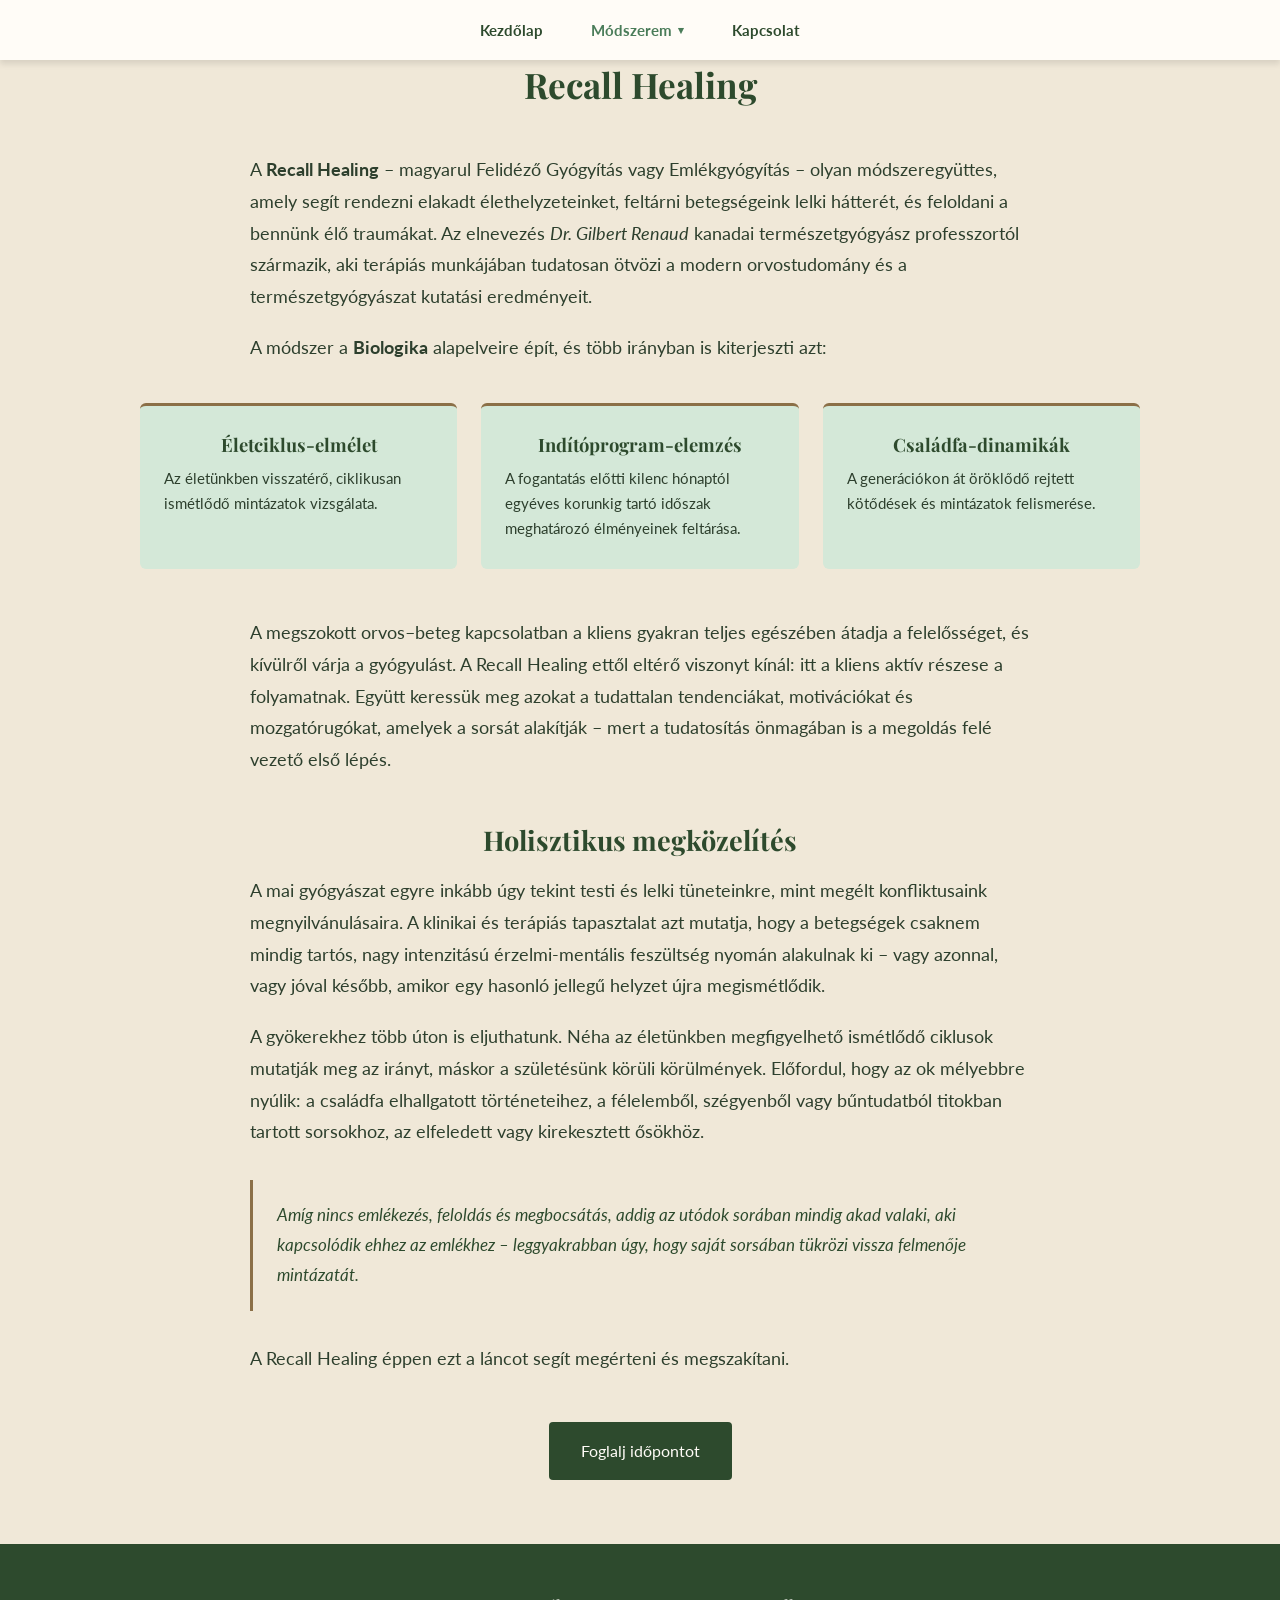
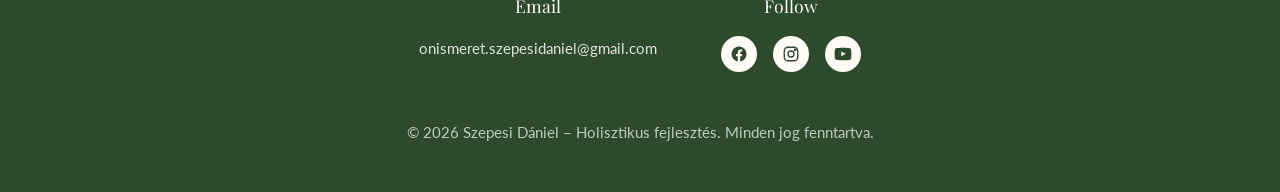
<file: recall.html>
<!DOCTYPE html>
<html lang="hu">
<head>
  <meta charset="UTF-8">
  <meta name="viewport" content="width=device-width, initial-scale=1.0">
  <meta name="description" content="Recall Healing – Szepesi Dániel holisztikus fejlesztő szolgáltatása.">
  <title>Recall Healing – Szepesi Dániel</title>
  <link rel="stylesheet" href="css/style.css">
</head>
<body>

  <header>
    <nav id="navbar">
      <a href="index.html">Kezdőlap</a>
      <div class="nav-dropdown">
        <button type="button" class="nav-dropdown-toggle is-active">Módszerem <span class="caret">▾</span></button>
        <div class="nav-dropdown-menu">
          <a href="coaching.html">Life Coaching</a>
          <a href="kinezio.html">Kineziológia</a>
          <a href="recall.html" class="is-active">Recall Healing</a>
        </div>
      </div>
      <a href="kapcsolat.html">Kapcsolat</a>
    </nav>
  </header>

  <section id="recall" class="section section--recall">
    <div class="section-container">

      <header class="recall-header">
        <h2 class="recall-title">Recall Healing</h2>
      </header>

      <div class="recall-intro">
        <p>
          A <strong>Recall Healing</strong> &ndash; magyarul Felidéző Gyógyítás vagy
          Emlékgyógyítás &ndash; olyan módszeregyüttes, amely segít rendezni elakadt
          élethelyzeteinket, feltárni betegségeink lelki hátterét, és feloldani a
          bennünk élő traumákat. Az elnevezés <em>Dr. Gilbert Renaud</em> kanadai
          természetgyógyász professzortól származik, aki terápiás munkájában
          tudatosan ötvözi a modern orvostudomány és a természetgyógyászat
          kutatási eredményeit.
        </p>
        <p>
          A módszer a <strong>Biologika</strong> alapelveire épít, és több irányban
          is kiterjeszti azt:
        </p>
      </div>

      <ul class="recall-pillars">
        <li class="recall-pillar">
          <h3 class="recall-pillar__title">Életciklus-elmélet</h3>
          <p class="recall-pillar__text">
            Az életünkben visszatérő, ciklikusan ismétlődő mintázatok vizsgálata.
          </p>
        </li>
        <li class="recall-pillar">
          <h3 class="recall-pillar__title">Indítóprogram-elemzés</h3>
          <p class="recall-pillar__text">
            A fogantatás előtti kilenc hónaptól egyéves korunkig tartó időszak
            meghatározó élményeinek feltárása.
          </p>
        </li>
        <li class="recall-pillar">
          <h3 class="recall-pillar__title">Családfa-dinamikák</h3>
          <p class="recall-pillar__text">
            A generációkon át öröklődő rejtett kötődések és mintázatok felismerése.
          </p>
        </li>
      </ul>

      <div class="recall-body">
        <p>
          A megszokott orvos&ndash;beteg kapcsolatban a kliens gyakran teljes
          egészében átadja a felelősséget, és kívülről várja a gyógyulást. A Recall
          Healing ettől eltérő viszonyt kínál: itt a kliens aktív részese a
          folyamatnak. Együtt keressük meg azokat a tudattalan tendenciákat,
          motivációkat és mozgatórugókat, amelyek a sorsát alakítják &ndash; mert a
          tudatosítás önmagában is a megoldás felé vezető első lépés.
        </p>
      </div>

      <div class="recall-subsection">
        <h3 class="recall-subtitle">Holisztikus megközelítés</h3>
        <p>
          A mai gyógyászat egyre inkább úgy tekint testi és lelki tüneteinkre, mint
          megélt konfliktusaink megnyilvánulásaira. A klinikai és terápiás
          tapasztalat azt mutatja, hogy a betegségek csaknem mindig tartós, nagy
          intenzitású érzelmi-mentális feszültség nyomán alakulnak ki &ndash; vagy
          azonnal, vagy jóval később, amikor egy hasonló jellegű helyzet újra
          megismétlődik.
        </p>
        <p>
          A gyökerekhez több úton is eljuthatunk. Néha az életünkben megfigyelhető
          ismétlődő ciklusok mutatják meg az irányt, máskor a születésünk körüli
          körülmények. Előfordul, hogy az ok mélyebbre nyúlik: a családfa
          elhallgatott történeteihez, a félelemből, szégyenből vagy bűntudatból
          titokban tartott sorsokhoz, az elfeledett vagy kirekesztett ősökhöz.
        </p>
        <blockquote class="recall-quote">
          Amíg nincs emlékezés, feloldás és megbocsátás, addig az utódok sorában
          mindig akad valaki, aki kapcsolódik ehhez az emlékhez &ndash;
          leggyakrabban úgy, hogy saját sorsában tükrözi vissza felmenője
          mintázatát.
        </blockquote>
        <p>
          A Recall Healing éppen ezt a láncot segít megérteni és megszakítani.
        </p>
      </div>

      <div class="recall-cta">
        <a href="kapcsolat.html" class="btn btn-primary">Foglalj időpontot</a>
      </div>

    </div>
  </section>

  <footer>
    <div class="footer-content">
      <div class="footer-col">
        <h4>Email</h4>
        <p><a href="mailto:onismeret.szepesidaniel@gmail.com">onismeret.szepesidaniel@gmail.com</a></p>
      </div>
      <div class="footer-col">
        <h4>Follow</h4>
        <div class="footer-social">
          <a href="https://www.facebook.com/recallhealingszeged" aria-label="Facebook" target="_blank" rel="noopener">
            <svg viewBox="0 0 24 24" width="18" height="18" fill="currentColor"><path d="M22 12a10 10 0 1 0-11.6 9.9v-7H7.9V12h2.5V9.8c0-2.5 1.5-3.9 3.8-3.9 1.1 0 2.2.2 2.2.2v2.4h-1.3c-1.2 0-1.6.8-1.6 1.6V12h2.8l-.4 2.9h-2.4v7A10 10 0 0 0 22 12Z"/></svg>
          </a>
          <a href="#" aria-label="Instagram">
            <svg viewBox="0 0 24 24" width="18" height="18" fill="none" stroke="currentColor" stroke-width="1.8"><rect x="3" y="3" width="18" height="18" rx="5"/><circle cx="12" cy="12" r="4"/><circle cx="17.5" cy="6.5" r="1"/></svg>
          </a>
          <a href="#" aria-label="YouTube">
            <svg viewBox="0 0 24 24" width="18" height="18" fill="currentColor"><path d="M23 7.2s-.2-1.6-.9-2.3c-.9-.9-1.9-.9-2.3-1C16.9 3.5 12 3.5 12 3.5h0s-4.9 0-7.8.4c-.4 0-1.4.1-2.3 1C1.2 5.6 1 7.2 1 7.2S.8 9 .8 10.9v2.2C.8 15 1 16.8 1 16.8s.2 1.6.9 2.3c.9.9 2 .9 2.5 1 1.8.2 7.6.3 7.6.3s4.9 0 7.8-.4c.4 0 1.4-.1 2.3-1 .7-.7.9-2.3.9-2.3s.2-1.8.2-3.7v-2.2c0-1.9-.2-3.7-.2-3.7ZM9.7 14.9V8.7l6 3.1-6 3.1Z"/></svg>
          </a>
        </div>
      </div>
    </div>
    <p class="footer-copyright">&copy; 2026 Szepesi Dániel &ndash; Holisztikus fejlesztés. Minden jog fenntartva.</p>
  </footer>

  <script src="js/main.js"></script>
</body>
</html>
</file>
<file: css/style.css>
@import url('https://fonts.googleapis.com/css2?family=Playfair+Display:wght@400;600;700&family=Lato:wght@300;400;700&display=swap');

:root {
  /* Szín-paletta – zöld tónusok */
  --color-primary-dark: #2d4a2d;
  --color-primary: #4a7c59;
  --color-primary-light: #78a888;
  --color-secondary: #7aaa8a;
  --color-accent: #8b6f47;
  --color-text: #2d3f2d;
  --color-text-light: #6b8c6b;
  --color-bg: #f0e8d8;
  --color-white: #fffcf7;
  --color-border: #d9e2d3;

  /* Kiegészítő zöld tokenek */
  --color-accent-light: #e8d5a0;
  --color-text-on-dark: #aeb9ae;
  --color-mint-card: #d4e8d8;
  --color-quote-bg: #e1e8d8;
  --color-dark-card: #3b563b;

  /* Tipográfia */
  --font-serif: 'Playfair Display', serif;
  --font-sans: 'Lato', sans-serif;
  --fs-h1: 3.5rem;
  --fs-h2: 2.2rem;
  --fs-h3: 1.5rem;
  --fs-body: 1.1rem;
  --fs-small: 0.95rem;

  /* Térközök */
  --spacing-xs: 0.5rem;
  --spacing-sm: 1rem;
  --spacing-md: 2rem;
  --spacing-lg: 3rem;
  --spacing-xl: 4rem;

  /* Egyéb */
  --shadow-light: 0 4px 6px rgba(0, 0, 0, 0.1);
  --shadow-md: 0 8px 12px rgba(0, 0, 0, 0.15);
  --transition: all 0.3s ease;
}

/* Reset */
*,
*::before,
*::after {
  margin: 0;
  padding: 0;
  box-sizing: border-box;
}

/* Utility */
.is-hidden {
  display: none;
}

/* Global stílusok */
body {
  font: var(--fs-body) var(--font-sans);
  color: var(--color-text);
  background: var(--color-bg);
  line-height: 1.6;
}

h1, h2, h3 {
  font-family: var(--font-serif);
  color: var(--color-primary-dark);
  text-align: center;
  line-height: 1.2;
}

h1 { font-size: var(--fs-h1); }
h2 { font-size: var(--fs-h2); }
h3 { font-size: var(--fs-h3); }

a {
  color: var(--color-primary);
  text-decoration: none;
  transition: var(--transition);
}

a:hover {
  color: var(--color-primary-dark);
}

button {
  font-family: var(--font-sans);
  font-size: var(--fs-body);
  padding: var(--spacing-xs) var(--spacing-md);
  border: none;
  border-radius: 4px;
  background: var(--color-primary);
  color: var(--color-white);
  cursor: pointer;
  transition: var(--transition);
}

button:hover {
  background: var(--color-primary-dark);
  box-shadow: var(--shadow-md);
}

/* Navigáció */
#navbar {
  position: fixed;
  top: 0;
  left: 0;
  width: 100%;
  z-index: 100;
  display: flex;
  align-items: center;
  justify-content: center;
  gap: var(--spacing-lg);
  height: 60px;
  background: var(--color-white);
  box-shadow: var(--shadow-light);
}

#navbar a {
  color: var(--color-primary-dark);
  font-weight: 700;
  font-size: var(--fs-small);
}

#navbar a:hover {
  color: var(--color-primary);
}

#navbar a.is-active {
  color: var(--color-primary);
  border-bottom: 2px solid var(--color-primary);
}

/* Dropdown: Módszerem */
.nav-dropdown {
  position: relative;
}

.nav-dropdown-toggle {
  background: none;
  border: none;
  font-family: var(--font-sans);
  color: var(--color-primary-dark);
  font-weight: 700;
  font-size: var(--fs-small);
  cursor: pointer;
  padding: 0;
  display: inline-flex;
  align-items: center;
  gap: 0.35rem;
}

.nav-dropdown-toggle:hover {
  color: var(--color-primary);
  background: none;
  box-shadow: none;
}

.nav-dropdown-toggle .caret {
  font-size: 0.7em;
  transition: transform 0.2s ease;
}

.nav-dropdown.is-open .nav-dropdown-toggle .caret {
  transform: rotate(180deg);
}

.nav-dropdown-toggle.is-active {
  color: var(--color-primary);
}

.nav-dropdown-menu {
  position: absolute;
  top: calc(100% + 0.75rem);
  left: 50%;
  transform: translateX(-50%);
  background: var(--color-white);
  border-radius: 8px;
  box-shadow: var(--shadow-md);
  padding: var(--spacing-xs) 0;
  min-width: 200px;
  display: none;
  flex-direction: column;
  z-index: 101;
}

.nav-dropdown.is-open .nav-dropdown-menu {
  display: flex;
}

.nav-dropdown-menu a {
  padding: var(--spacing-xs) var(--spacing-md);
  white-space: nowrap;
}

.nav-dropdown-menu a:hover {
  background: var(--color-bg);
}

@media (max-width: 768px) {
  .nav-dropdown-menu {
    position: static;
    transform: none;
    box-shadow: none;
    min-width: 0;
    align-items: center;
    display: none;
  }

  .nav-dropdown.is-open .nav-dropdown-menu {
    display: flex;
  }
}

/* Szekció-alapok */
section {
  padding: var(--spacing-xl) var(--spacing-lg);
  max-width: 1200px;
  margin: 0 auto;
}

/* Páratlan szekciók (3., 5.): sötétebb theme */
section:nth-of-type(odd):nth-of-type(n+3) {
  background: var(--color-primary);
  color: var(--color-white);
}

section:nth-of-type(odd):nth-of-type(n+3) h1,
section:nth-of-type(odd):nth-of-type(n+3) h2,
section:nth-of-type(odd):nth-of-type(n+3) h3 {
  color: var(--color-white);
}

section:nth-of-type(odd):nth-of-type(n+3) a {
  color: var(--color-accent);
}

/* Hero */
#hero {
  position: relative;
  max-width: none;
  margin: 0;
  margin-top: 60px; /* kompenzálja a fixed #navbar magasságát, ami kikerült a flow-ból */
  color: var(--color-white);
  padding: var(--spacing-xl);
  overflow: hidden;
}

#hero::before {
  content: '';
  position: absolute;
  inset: 0;
  background: linear-gradient(135deg, var(--color-primary-light), var(--color-primary-dark));
  opacity: 0.85;
  z-index: 1;
}

.hero-content {
  position: relative;
  z-index: 2;
  max-width: 800px;
  margin: 0 auto;
}

.hero-content h1 {
  font-size: var(--fs-h1);
  color: var(--color-white);
  text-align: center;
  margin-bottom: var(--spacing-md);
}

.hero-content .cta-buttons {
  justify-content: center;
}

.hero-content p {
  font-size: var(--fs-body);
  margin-bottom: var(--spacing-lg);
}

.quote-bubble {
  background: rgba(255, 255, 255, 0.1);
  border: 2px solid rgba(255, 255, 255, 0.3);
  border-radius: 16px;
  padding: var(--spacing-lg) var(--spacing-md);
  margin: 0 0 var(--spacing-lg);
  font-size: var(--fs-body);
  font-style: italic;
  color: var(--color-white);
}

.cta-buttons {
  display: flex;
  gap: var(--spacing-md);
  justify-content: center;
  flex-wrap: wrap;
}

.btn {
  display: inline-block;
  padding: var(--spacing-sm) var(--spacing-md);
  border: none;
  border-radius: 4px;
  font-size: 1rem;
  cursor: pointer;
  transition: var(--transition);
}

.btn-primary {
  background: var(--color-primary-dark);
  color: var(--color-white);
}

.btn-primary:hover {
  background: color-mix(in srgb, var(--color-primary-dark) 85%, black);
  box-shadow: var(--shadow-md);
  transform: scale(1.05);
}

.btn-secondary {
  background: transparent;
  border: 2px solid var(--color-white);
  color: var(--color-white);
}

.btn-secondary:hover {
  background: var(--color-white);
  color: var(--color-primary-dark);
}

@media (max-width: 768px) {
  .hero-content h1 {
    font-size: var(--fs-h2);
  }

  .cta-buttons {
    flex-direction: column;
    align-items: stretch;
  }
}

/* Life Coaching */
#coaching {
  background: var(--color-bg);
  color: var(--color-text);
  padding: var(--spacing-xl);
}

.coaching-layout {
  display: grid;
  grid-template-columns: 1fr 2fr;
  gap: var(--spacing-lg);
  align-items: stretch;
  max-width: 1100px;
  margin: 0 auto;
  background: var(--color-white);
  border-radius: 16px;
  box-shadow: var(--shadow-light);
  overflow: hidden;
}

.coaching-image {
  min-height: 320px;
}

.coaching-image img {
  width: 100%;
  height: 100%;
  object-fit: cover;
  display: block;
}

.coaching-content {
  padding: var(--spacing-lg) var(--spacing-lg) var(--spacing-lg) 0;
}

.coaching-content h2 {
  margin-bottom: var(--spacing-md);
}

.coaching-content p {
  margin-bottom: var(--spacing-sm);
}

@media (max-width: 768px) {
  .coaching-layout {
    grid-template-columns: 1fr;
  }

  .coaching-image {
    min-height: 240px;
  }

  .coaching-content {
    padding: var(--spacing-md);
  }
}

.section-container {
  max-width: 1200px;
  margin: 0 auto;
}

.section-container h2 {
  font-size: var(--fs-h2);
  margin-bottom: var(--spacing-lg);
  color: var(--color-primary-dark);
}

.intro {
  font-size: var(--fs-body);
  color: var(--color-text-light);
  margin: 0 auto var(--spacing-lg);
  max-width: 800px;
  text-align: justify;
}

.subheading-left {
  text-align: left;
  margin-top: var(--spacing-lg);
}

.three-levels {
  display: grid;
  grid-template-columns: repeat(auto-fit, minmax(300px, 1fr));
  gap: var(--spacing-lg);
  margin-bottom: var(--spacing-xl);
}

.level {
  background: var(--color-mint-card);
  padding: var(--spacing-md);
  border-radius: 8px;
  box-shadow: var(--shadow-light);
  text-align: center;
}

.level h3 {
  color: var(--color-primary);
}

.benefits {
  list-style: none;
  padding-left: 0;
  display: grid;
  grid-template-columns: repeat(auto-fit, minmax(250px, 1fr));
  gap: var(--spacing-md);
}

.benefits li {
  padding: var(--spacing-sm);
  border-left: 4px solid var(--color-primary);
  padding-left: var(--spacing-md);
}

.closing {
  font-style: italic;
  color: var(--color-text-light);
  background: var(--color-quote-bg);
  border-left: 4px solid var(--color-accent);
  padding: var(--spacing-md);
  margin-top: var(--spacing-lg);
}

@media (max-width: 768px) {
  .three-levels {
    grid-template-columns: 1fr;
  }

  .benefits {
    grid-template-columns: 1fr;
  }
}

/* Kineziológia */
#kinezio {
  background: var(--color-bg);
  color: var(--color-text);
  padding: var(--spacing-xl);
}

.kinezio-layout {
  display: grid;
  grid-template-columns: 2fr 1fr;
  gap: var(--spacing-lg);
  align-items: stretch;
  max-width: 1100px;
  margin: 0 auto;
  background: var(--color-primary-dark);
  border-radius: 16px;
  box-shadow: var(--shadow-light);
  overflow: hidden;
}

.kinezio-content {
  background: var(--color-primary-dark);
  color: var(--color-white);
  padding: var(--spacing-lg) 0 var(--spacing-lg) var(--spacing-lg);
}

.kinezio-content h2 {
  color: var(--color-white);
  margin-bottom: var(--spacing-md);
}

.kinezio-content p {
  color: var(--color-text-on-dark);
  margin-bottom: var(--spacing-sm);
}

.kinezio-image {
  min-height: 320px;
}

.kinezio-image img {
  width: 100%;
  height: 100%;
  object-fit: cover;
  display: block;
}

@media (max-width: 768px) {
  .kinezio-layout {
    grid-template-columns: 1fr;
  }

  .kinezio-image {
    min-height: 240px;
    order: -1;
  }

  .kinezio-content {
    padding: var(--spacing-md);
  }
}

#kinezio h3 {
  color: var(--color-primary);
  text-align: left;
}

.tools,
.applications {
  list-style: none;
  padding-left: 0;
  margin: var(--spacing-md) 0;
}

.tools li,
.applications li {
  padding: var(--spacing-sm) var(--spacing-md);
  margin-bottom: var(--spacing-sm);
  background: var(--color-dark-card);
  color: var(--color-text-on-dark);
  border-radius: 4px;
  border-left: 4px solid var(--color-accent-light);
}

.tools li strong,
.applications li strong {
  color: var(--color-accent-light);
}

@media (max-width: 768px) {
  #kinezio,
  #kinezio h2,
  #kinezio h3,
  #kinezio .intro {
    text-align: left;
  }
}

/* Recall Healing */
#recall {
  background: var(--color-bg);
  color: var(--color-text);
  padding: var(--spacing-xl);
}

#recall h2,
#recall h3 {
  color: var(--color-primary-dark);
}

.recall-header {
  text-align: center;
  margin-bottom: 2.5rem;
}

.recall-eyebrow {
  text-transform: uppercase;
  letter-spacing: 0.18em;
  font-size: 0.8rem;
  color: var(--color-accent);
  margin-bottom: 0.5rem;
}

.recall-title {
  font-family: var(--font-serif);
  font-size: 2.4rem;
  color: var(--color-primary-dark);
  margin: 0;
}

.recall-intro,
.recall-body,
.recall-subsection {
  max-width: 780px;
  margin: 0 auto;
}

.recall-intro p,
.recall-body p,
.recall-subsection p {
  margin-bottom: 1.2rem;
  line-height: 1.8;
}

/* --- Három pillér kártya --- */
.recall-pillars {
  list-style: none;
  padding: 0;
  margin: 2.5rem auto 3rem;
  display: grid;
  grid-template-columns: repeat(3, 1fr);
  gap: 1.5rem;
  max-width: 1000px;
}

.recall-pillar {
  background-color: var(--color-mint-card);
  border-top: 3px solid var(--color-accent);
  border-radius: 6px;
  padding: 1.75rem 1.5rem;
  transition: transform 0.3s ease, box-shadow 0.3s ease;
}

.recall-pillar:hover {
  transform: translateY(-4px);
  box-shadow: 0 8px 24px rgba(0, 0, 0, 0.08);
}

.recall-pillar__title {
  font-family: var(--font-serif);
  font-size: 1.15rem;
  color: var(--color-primary-dark);
  margin: 0 0 0.6rem;
}

.recall-pillar__text {
  font-size: 0.95rem;
  line-height: 1.65;
  margin: 0;
  color: var(--color-text);
}

/* --- Alszekció --- */
.recall-subsection {
  margin-top: 3rem;
}

.recall-subtitle {
  font-family: var(--font-serif);
  font-size: 1.7rem;
  color: var(--color-primary-dark);
  margin-bottom: 1.2rem;
}

/* --- Kiemelt idézet --- */
.recall-quote {
  margin: 2rem 0;
  padding: 1.25rem 0 1.25rem 1.5rem;
  border-left: 3px solid var(--color-accent);
  font-style: italic;
  font-size: 1.05rem;
  line-height: 1.8;
  color: var(--color-primary-dark);
}

/* --- CTA --- */
.recall-cta {
  text-align: center;
  margin-top: 3rem;
}

@media (max-width: 900px) {
  .recall-pillars {
    grid-template-columns: 1fr;
    gap: 1.25rem;
  }
}

@media (max-width: 600px) {
  .recall-title {
    font-size: 1.9rem;
  }

  .recall-subtitle {
    font-size: 1.4rem;
  }

  .recall-quote {
    padding-left: 1rem;
    font-size: 1rem;
  }
}

/* Garden Metaphor */
#garden-metaphor {
  background: linear-gradient(180deg, #2a482a 0%, #163516 100%);
  color: var(--color-white);
  padding: var(--spacing-xl);
}

#garden-metaphor h2 {
  color: var(--color-white);
  text-align: center;
}

#garden-metaphor .intro {
  color: rgba(255, 255, 255, 0.9);
  margin-bottom: var(--spacing-xl);
  max-width: 800px;
  margin-left: auto;
  margin-right: auto;
  text-align: center;
}

.garden-steps {
  display: grid;
  grid-template-columns: repeat(auto-fit, minmax(280px, 1fr));
  gap: var(--spacing-lg);
  margin: var(--spacing-lg) 0;
}

.step {
  background: rgba(255, 255, 255, 0.1);
  padding: var(--spacing-md);
  border-radius: 8px;
  border: 2px solid rgba(255, 255, 255, 0.3);
  text-align: center;
}

.step-number {
  display: inline-flex;
  align-items: center;
  justify-content: center;
  width: 50px;
  height: 50px;
  background: var(--color-primary);
  color: var(--color-white);
  border-radius: 50%;
  font-weight: bold;
  font-size: 1.5rem;
  margin-bottom: var(--spacing-md);
}

.step h3 {
  color: var(--color-white);
  margin-bottom: var(--spacing-sm);
}

.step p {
  color: rgba(255, 255, 255, 0.95);
}

.summary {
  text-align: center;
  margin-top: var(--spacing-lg);
  max-width: 900px;
  margin-left: auto;
  margin-right: auto;
  font-style: italic;
  color: var(--color-text);
  background: var(--color-quote-bg);
  border-left: 4px solid var(--color-accent);
  padding: var(--spacing-md);
}

@media (max-width: 768px) {
  .garden-steps {
    grid-template-columns: 1fr;
  }
}

/* Contact */
#contact {
  background: var(--color-bg);
  color: var(--color-text);
  padding: var(--spacing-xl);
}

#tanulmanyok {
  background: var(--color-bg);
  color: var(--color-text);
  padding: var(--spacing-xl);
}

#contact h2 {
  color: var(--color-primary-dark);
}

.contact-form {
  max-width: 600px;
  margin: 0 auto var(--spacing-lg);
}

.form-group {
  margin-bottom: var(--spacing-md);
}

.form-group label {
  display: block;
  margin-bottom: var(--spacing-xs);
  font-weight: bold;
  color: var(--color-text);
}

.form-group input,
.form-group textarea {
  width: 100%;
  padding: var(--spacing-sm);
  border: 2px solid var(--color-border);
  border-radius: 4px;
  font-family: var(--font-sans);
  font-size: 1rem;
  transition: var(--transition);
}

.form-group input:focus,
.form-group textarea:focus {
  outline: none;
  border-color: var(--color-primary);
  box-shadow: 0 0 0 3px rgba(45, 74, 45, 0.15);
}

.contact-form .btn-primary:hover {
  background: color-mix(in srgb, var(--color-primary) 90%, black);
  transform: translateY(-2px);
}

.contact-info {
  text-align: center;
  padding: var(--spacing-lg);
  background: var(--color-white);
  border-radius: 8px;
  box-shadow: var(--shadow-light);
}

.profile-image {
  display: block;
  width: 120px;
  height: 120px;
  object-fit: cover;
  border-radius: 50%;
  border: 4px solid var(--color-white);
  box-shadow: var(--shadow-light);
  margin: 0 auto var(--spacing-md);
}

footer {
  background: var(--color-primary-dark);
  color: var(--color-white);
  text-align: center;
  padding: var(--spacing-lg);
  font-size: var(--fs-small);
}

.footer-content {
  display: flex;
  justify-content: center;
  gap: var(--spacing-xl);
  flex-wrap: wrap;
  margin-bottom: var(--spacing-lg);
}

.footer-col h4 {
  font-family: var(--font-serif);
  font-weight: 400;
  font-size: var(--fs-body);
  color: var(--color-white);
  margin-bottom: var(--spacing-sm);
}

.footer-col a {
  color: rgba(255, 255, 255, 0.85);
}

.footer-col a:hover {
  color: var(--color-accent);
}

.footer-social {
  display: flex;
  gap: var(--spacing-sm);
  justify-content: center;
}

.footer-social a {
  display: inline-flex;
  align-items: center;
  justify-content: center;
  width: 36px;
  height: 36px;
  border-radius: 50%;
  background: var(--color-white);
  color: var(--color-primary-dark);
}

.footer-social a:hover {
  background: var(--color-accent);
  color: var(--color-primary-dark);
}

.footer-copyright {
  color: rgba(255, 255, 255, 0.7);
}

@media (max-width: 768px) {
  .contact-form {
    max-width: 100%;
  }
}

@media (max-width: 768px) {
  :root {
    --fs-h1: 2.5rem;
    --fs-h2: 1.8rem;
    --fs-h3: 1.2rem;
    --fs-body: 1rem;
    --spacing-lg: 2rem;
    --spacing-md: 1.5rem;
  }

  #hero {
    min-height: auto;
    margin-top: 130px; /* a #navbar tördelve, több sorban jelenik meg, magasabb helyfoglalást igényel */
    padding: var(--spacing-lg) var(--spacing-md);
  }

  .hero-content h1 {
    font-size: var(--fs-h1);
  }

  .cta-buttons {
    flex-direction: column;
    width: 100%;
  }

  .cta-buttons .btn {
    width: 100%;
  }

  .section-container {
    padding: 0 var(--spacing-md);
  }

  .three-levels,
  .garden-steps,
  .pillars {
    grid-template-columns: 1fr !important;
  }

  #navbar {
    height: auto;
    flex-wrap: wrap;
    gap: var(--spacing-sm);
    padding: var(--spacing-sm) var(--spacing-md);
  }

  input, textarea {
    font-size: 16px; /* Mobile zoom fix */
  }
}

@media (max-width: 480px) {
  :root {
    --fs-h1: 2rem;
    --spacing-lg: 1.5rem;
  }

  #hero {
    margin-top: 150px; /* keskenyebb kijelzőn a #navbar még több sorra törik */
  }

  .hero-content p {
    font-size: var(--fs-body);
  }

  .cta-buttons {
    gap: var(--spacing-sm);
  }
}
</file>
